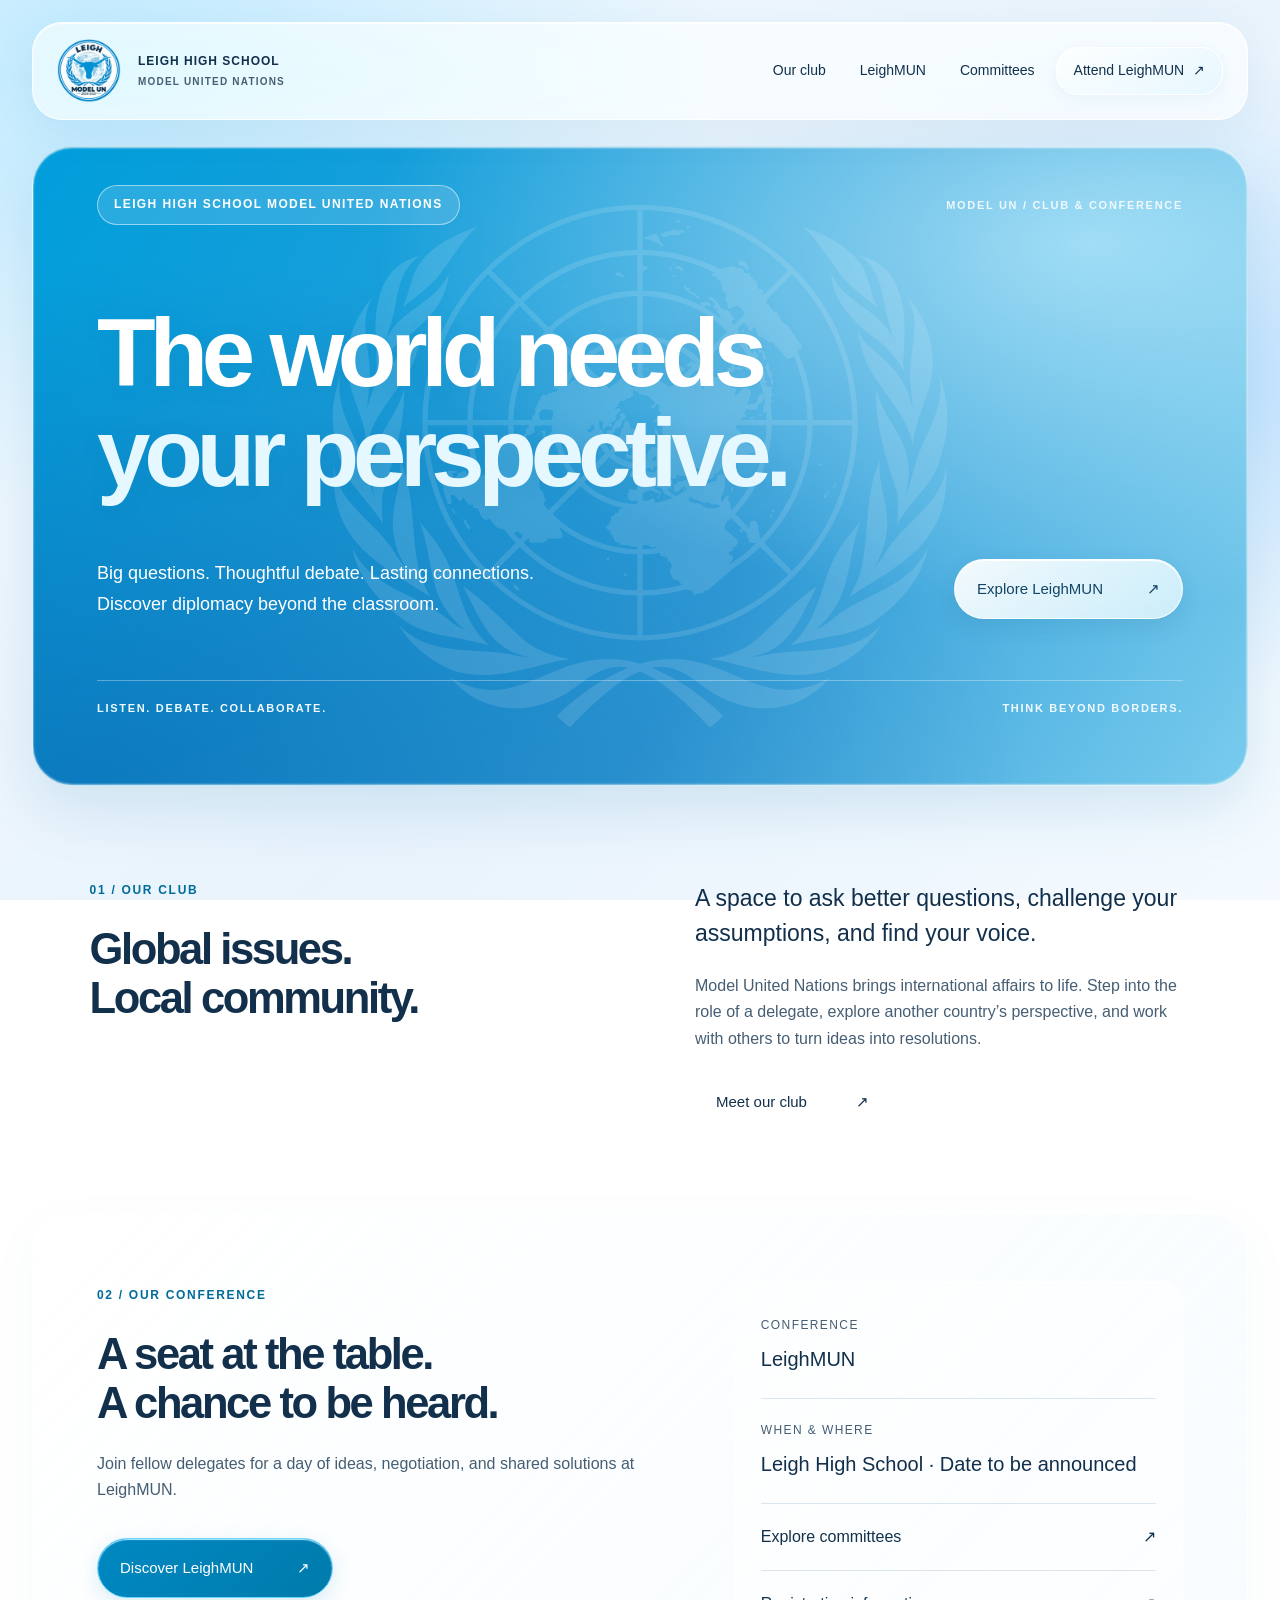
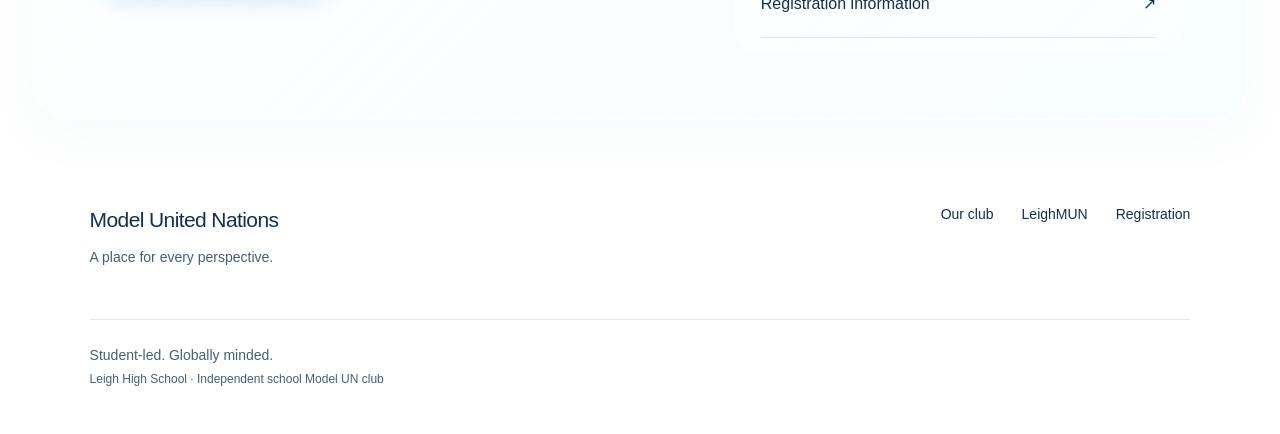
<file: index.html>
<!doctype html>
<html lang="en">
  <head>
    <meta charset="utf-8" />
    <meta name="viewport" content="width=device-width, initial-scale=1" />
    <title>Home · Leigh Model UN</title>
    <meta
      name="description"
      content="A student community for diplomacy, debate, and international affairs. Explore our Model UN club and school conference."
    />
    <link rel="icon" type="image/png" href="assets/leigh-model-un-logo.png" />
    <link rel="stylesheet" href="style.css" />
  </head>
  <body>
    <a class="skip" href="#main">Skip to content</a>
    <header>
      <a class="brand" href="index.html" aria-label="Model UN home"
        ><img
          class="club-logo"
          src="assets/leigh-model-un-logo.png"
          alt="Leigh Model UN"
          width="64"
          height="64"
        /><span>LEIGH HIGH SCHOOL<small>MODEL UNITED NATIONS</small></span></a
      ><button class="menu" aria-expanded="false" aria-controls="nav">
        More Info
      </button>
      <nav id="nav">
        <a href="club/index.html">Our club</a
        ><a href="conference/index.html">LeighMUN</a
        ><a href="committees/index.html">Committees</a
        ><a class="nav-cta" href="registration/index.html"
          >Attend LeighMUN <span>↗</span></a
        >
      </nav>
    </header>
    <main id="main">
      <section class="hero">
        <div class="hero-top">
          <span class="eyebrow">LEIGH HIGH SCHOOL MODEL UNITED NATIONS</span
          ><span class="edition">MODEL UN / CLUB & CONFERENCE</span>
        </div>
        <div class="hero-heading">
          <img
            class="hero-un-logo"
            src="assets/un-emblem.svg"
            alt=""
            aria-hidden="true"
            width="512"
            height="436"
          />
          <h1>The world needs<br /><span>your perspective.</span></h1>
        </div>
        <div class="hero-bottom">
          <p>
            Big questions. Thoughtful debate. Lasting connections.<br />Discover
            diplomacy beyond the classroom.
          </p>
          <a class="button white" href="conference/index.html"
            >Explore LeighMUN <span>↗</span></a
          >
        </div>
        <div class="hero-rule"></div>
        <div class="hero-caption">
          <span>LISTEN. DEBATE. COLLABORATE.</span
          ><span>THINK BEYOND BORDERS.</span>
        </div>
      </section>
      <section class="intro section">
        <div>
          <span class="eyebrow blue">01 / OUR CLUB</span>
          <h2>Global issues.<br />Local community.</h2>
        </div>
        <div>
          <p class="lead">
            A space to ask better questions, challenge your assumptions, and
            find your voice.
          </p>
          <p>
            Model United Nations brings international affairs to life. Step into
            the role of a delegate, explore another country’s perspective, and
            work with others to turn ideas into resolutions.
          </p>
          <a class="text-link" href="club/index.html"
            >Meet our club <span>↗</span></a
          >
        </div>
      </section>
      <section class="conference-band section">
        <div>
          <span class="eyebrow blue">02 / OUR CONFERENCE</span>
          <h2>A seat at the table.<br />A chance to be heard.</h2>
          <p>
            Join fellow delegates for a day of ideas, negotiation, and shared
            solutions at LeighMUN.
          </p>
          <a class="button blue-button" href="conference/index.html"
            >Discover LeighMUN <span>↗</span></a
          >
        </div>
        <div class="facts">
          <div><span>CONFERENCE</span><strong>LeighMUN</strong></div>
          <div>
            <span>WHEN & WHERE</span
            ><strong>Leigh High School · Date to be announced</strong>
          </div>
          <a href="committees/index.html">Explore committees <span>↗</span></a
          ><a href="registration/index.html"
            >Registration information <span>↗</span></a
          >
        </div>
      </section>
    </main>
    <footer>
      <a class="footer-brand" href="index.html"
        >Model United Nations<span>A place for every perspective.</span></a
      >
      <div>
        <a href="club/index.html">Our club</a
        ><a href="conference/index.html">LeighMUN</a
        ><a href="registration/index.html">Registration</a>
      </div>
      <p>
        Student-led. Globally minded.<br /><small
          >Leigh High School · Independent school Model UN club</small
        >
      </p>
    </footer>
    <script src="site.js"></script>
  </body>
</html>
</file>
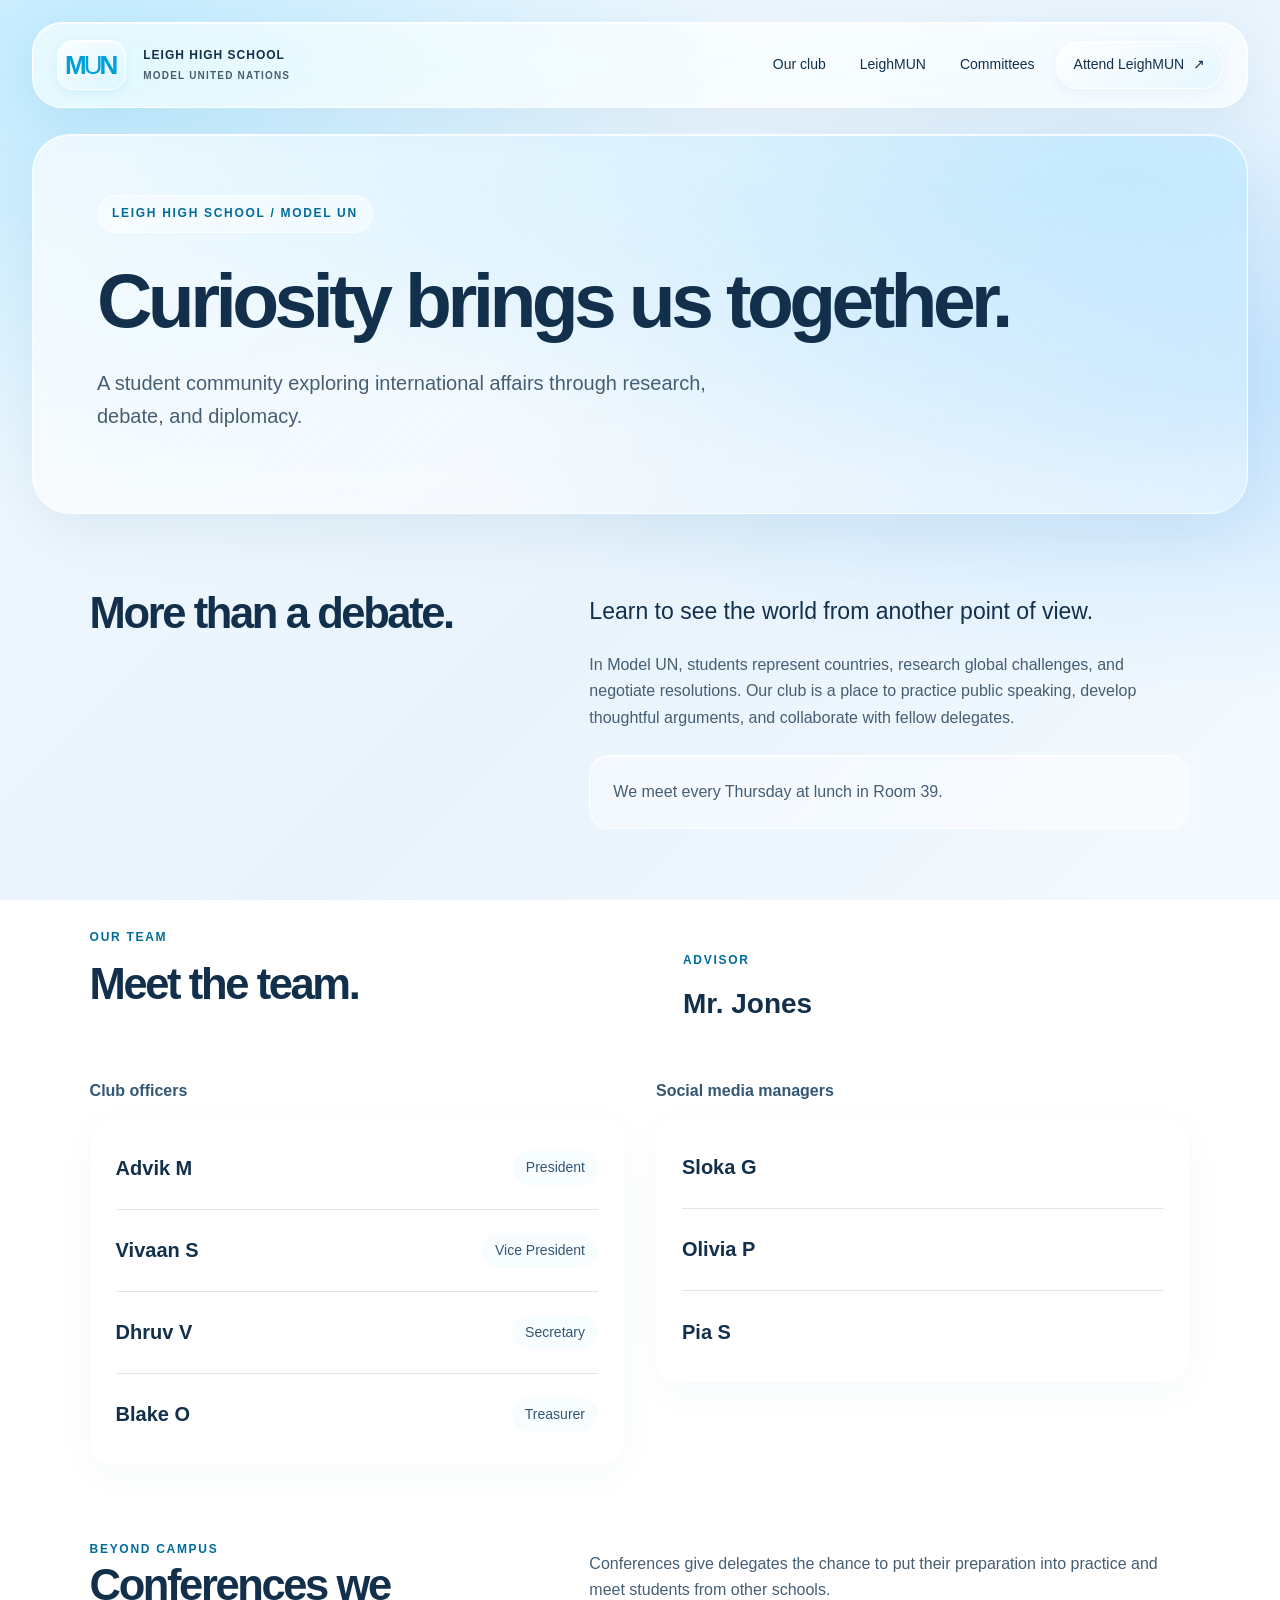
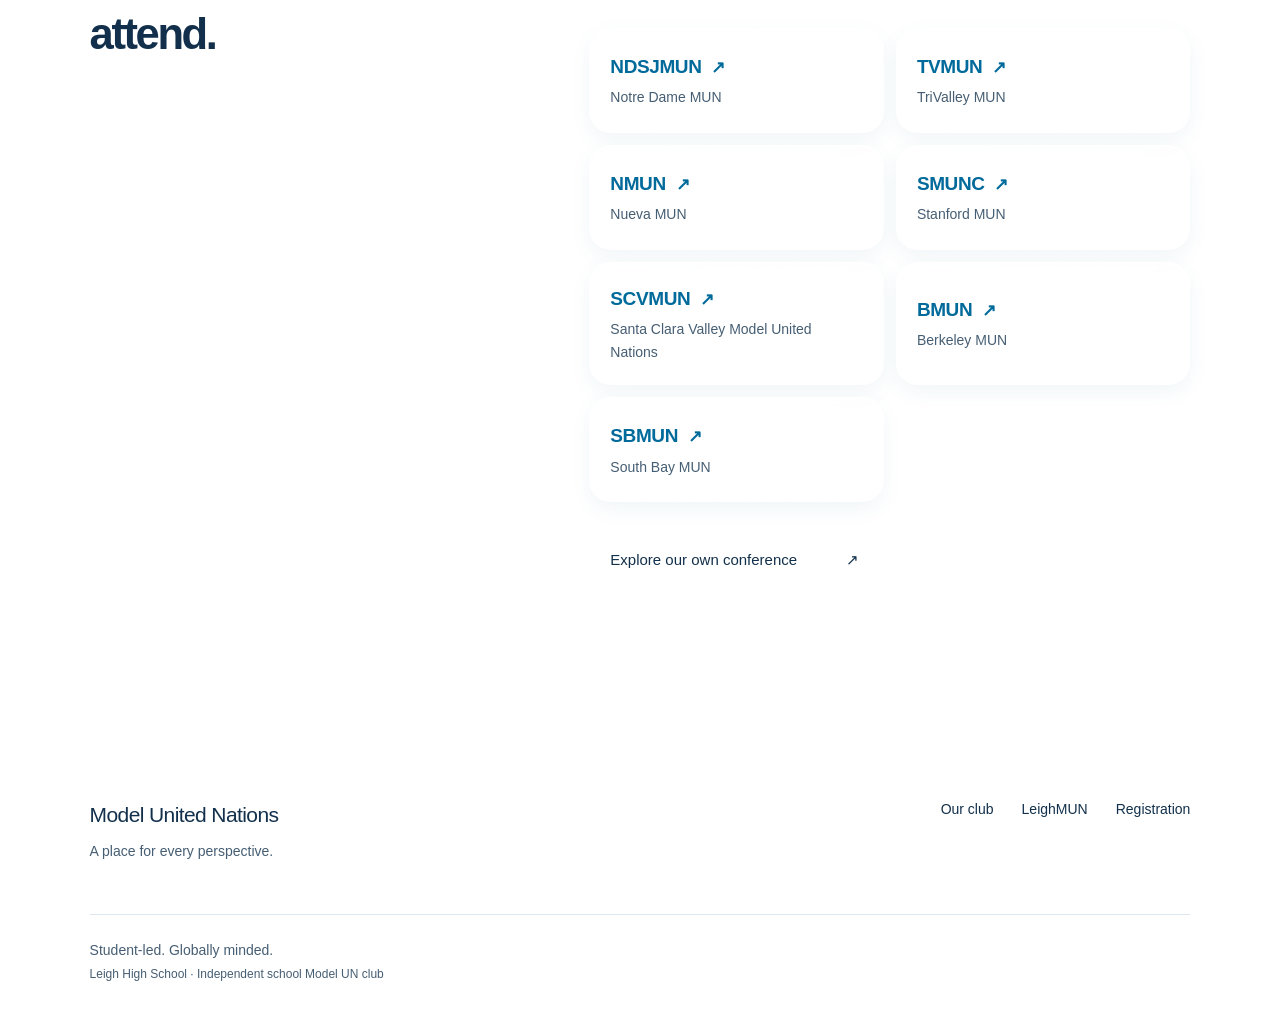
<file: club/index.html>
<!doctype html>
<html lang="en">
  <head>
    <meta charset="utf-8" />
    <meta name="viewport" content="width=device-width, initial-scale=1" />
    <title>Our club · Leigh Model UN</title>
    <meta
      name="description"
      content="A student community for diplomacy, debate, and international affairs. Explore our Model UN club and school conference."
    />
    <link
      rel="icon"
      type="image/svg+xml"
      href="data:image/svg+xml,%3Csvg xmlns='http://www.w3.org/2000/svg' viewBox='0 0 32 32'%3E%3Crect width='32' height='32' rx='6' fill='%23009edb'/%3E%3Cpath d='M7 23V9l9 9 9-9v14' fill='none' stroke='white' stroke-width='3'/%3E%3C/svg%3E"
    />
    <link rel="stylesheet" href="../style.css" />
  </head>
  <body>
    <a class="skip" href="#main">Skip to content</a>
    <header>
      <a class="brand" href="../index.html" aria-label="Model UN home"
        ><span class="mark">M<span>U</span>N</span
        ><span>LEIGH HIGH SCHOOL<small>MODEL UNITED NATIONS</small></span></a
      ><button class="menu" aria-expanded="false" aria-controls="nav">
        More Info
      </button>
      <nav id="nav">
        <a href="index.html">Our club</a
        ><a href="../conference/index.html">LeighMUN</a
        ><a href="../committees/index.html">Committees</a
        ><a class="nav-cta" href="../registration/index.html"
          >Attend LeighMUN <span>↗</span></a
        >
      </nav>
    </header>
    <main id="main">
      <section class="page-head">
        <span class="eyebrow blue">LEIGH HIGH SCHOOL / MODEL UN</span>
        <h1>Curiosity brings us together.</h1>
        <p>
          A student community exploring international affairs through research,
          debate, and diplomacy.
        </p>
      </section>
      <div class="content">
        <section class="split">
          <h2>More than a debate.</h2>
          <div>
            <p class="lead">
              Learn to see the world from another point of view.
            </p>
            <p>
              In Model UN, students represent countries, research global
              challenges, and negotiate resolutions. Our club is a place to
              practice public speaking, develop thoughtful arguments, and
              collaborate with fellow delegates.
            </p>
            <div class="notice">
              <p>We meet every Thursday at lunch in Room 39.</p>
            </div>
          </div>
        </section>
        <section class="team-section" aria-labelledby="team-title">
          <div class="team-intro">
            <span class="eyebrow blue">OUR TEAM</span>
            <h2 id="team-title">Meet the team.</h2>
          </div>
          <div class="team-advisor">
            <span class="eyebrow blue">ADVISOR</span>
            <h3>Mr. Jones</h3>
          </div>
          <div class="team-officers">
            <h3 class="team-group-label">Club officers</h3>
            <div class="list">
              <div class="row">
                <h3>Advik M</h3>
                <span class="status">President</span>
              </div>
              <div class="row">
                <h3>Vivaan S</h3>
                <span class="status">Vice President</span>
              </div>
              <div class="row">
                <h3>Dhruv V</h3>
                <span class="status">Secretary</span>
              </div>
              <div class="row">
                <h3>Blake O</h3>
                <span class="status">Treasurer</span>
              </div>
            </div>
          </div>
          <div class="team-social">
            <h3 class="team-group-label">Social media managers</h3>
            <div class="list">
              <div class="row"><h3>Sloka G</h3></div>
              <div class="row"><h3>Olivia P</h3></div>
              <div class="row"><h3>Pia S</h3></div>
            </div>
          </div>
        </section>
        <section class="split">
          <div>
            <span class="eyebrow blue">BEYOND CAMPUS</span>
            <h2>Conferences we attend.</h2>
          </div>
          <div>
            <p>
              Conferences give delegates the chance to put their preparation
              into practice and meet students from other schools.
            </p>
            <ul class="conference-list" aria-label="Conferences we attend">
              <li>
                <a
                  href="https://sites.google.com/ndsj.org/ndsj-mun/"
                  target="_blank"
                  rel="noopener noreferrer"
                  ><strong>NDSJMUN <span aria-hidden="true">↗</span></strong
                  ><span>Notre Dame MUN</span
                  ><span class="sr-only"
                    >Official website (opens in a new tab)</span
                  ></a
                >
              </li>
              <li>
                <a
                  href="https://www.trivalleymun.com/"
                  target="_blank"
                  rel="noopener noreferrer"
                  ><strong>TVMUN <span aria-hidden="true">↗</span></strong
                  ><span>TriValley MUN</span
                  ><span class="sr-only"
                    >Official website (opens in a new tab)</span
                  ></a
                >
              </li>
              <li>
                <a
                  href="https://sites.google.com/nuevaschool.org/nuevamunteam/home"
                  target="_blank"
                  rel="noopener noreferrer"
                  ><strong>NMUN <span aria-hidden="true">↗</span></strong
                  ><span>Nueva MUN</span
                  ><span class="sr-only"
                    >Official website (opens in a new tab)</span
                  ></a
                >
              </li>
              <li>
                <a
                  href="https://smunc.org/"
                  target="_blank"
                  rel="noopener noreferrer"
                  ><strong>SMUNC <span aria-hidden="true">↗</span></strong
                  ><span>Stanford MUN</span
                  ><span class="sr-only"
                    >Official website (opens in a new tab)</span
                  ></a
                >
              </li>
              <li>
                <a
                  href="https://www.scvmun.com/"
                  target="_blank"
                  rel="noopener noreferrer"
                  ><strong>SCVMUN <span aria-hidden="true">↗</span></strong
                  ><span>Santa Clara Valley Model United Nations</span
                  ><span class="sr-only"
                    >Official website (opens in a new tab)</span
                  ></a
                >
              </li>
              <li>
                <a
                  href="https://www.bmun.org/"
                  target="_blank"
                  rel="noopener noreferrer"
                  ><strong>BMUN <span aria-hidden="true">↗</span></strong
                  ><span>Berkeley MUN</span
                  ><span class="sr-only"
                    >Official website (opens in a new tab)</span
                  ></a
                >
              </li>
              <li>
                <a
                  href="https://southbaymodelun.org/"
                  target="_blank"
                  rel="noopener noreferrer"
                  ><strong>SBMUN <span aria-hidden="true">↗</span></strong
                  ><span>South Bay MUN</span
                  ><span class="sr-only"
                    >Official website (opens in a new tab)</span
                  ></a
                >
              </li>
            </ul>
            <a class="text-link" href="../conference/index.html"
              >Explore our own conference <span>↗</span></a
            >
          </div>
        </section>
      </div>
    </main>
    <footer>
      <a class="footer-brand" href="../index.html"
        >Model United Nations<span>A place for every perspective.</span></a
      >
      <div>
        <a href="index.html">Our club</a
        ><a href="../conference/index.html">LeighMUN</a
        ><a href="../registration/index.html">Registration</a>
      </div>
      <p>
        Student-led. Globally minded.<br /><small
          >Leigh High School · Independent school Model UN club</small
        >
      </p>
    </footer>
    <script src="../site.js"></script>
  </body>
</html>
</file>
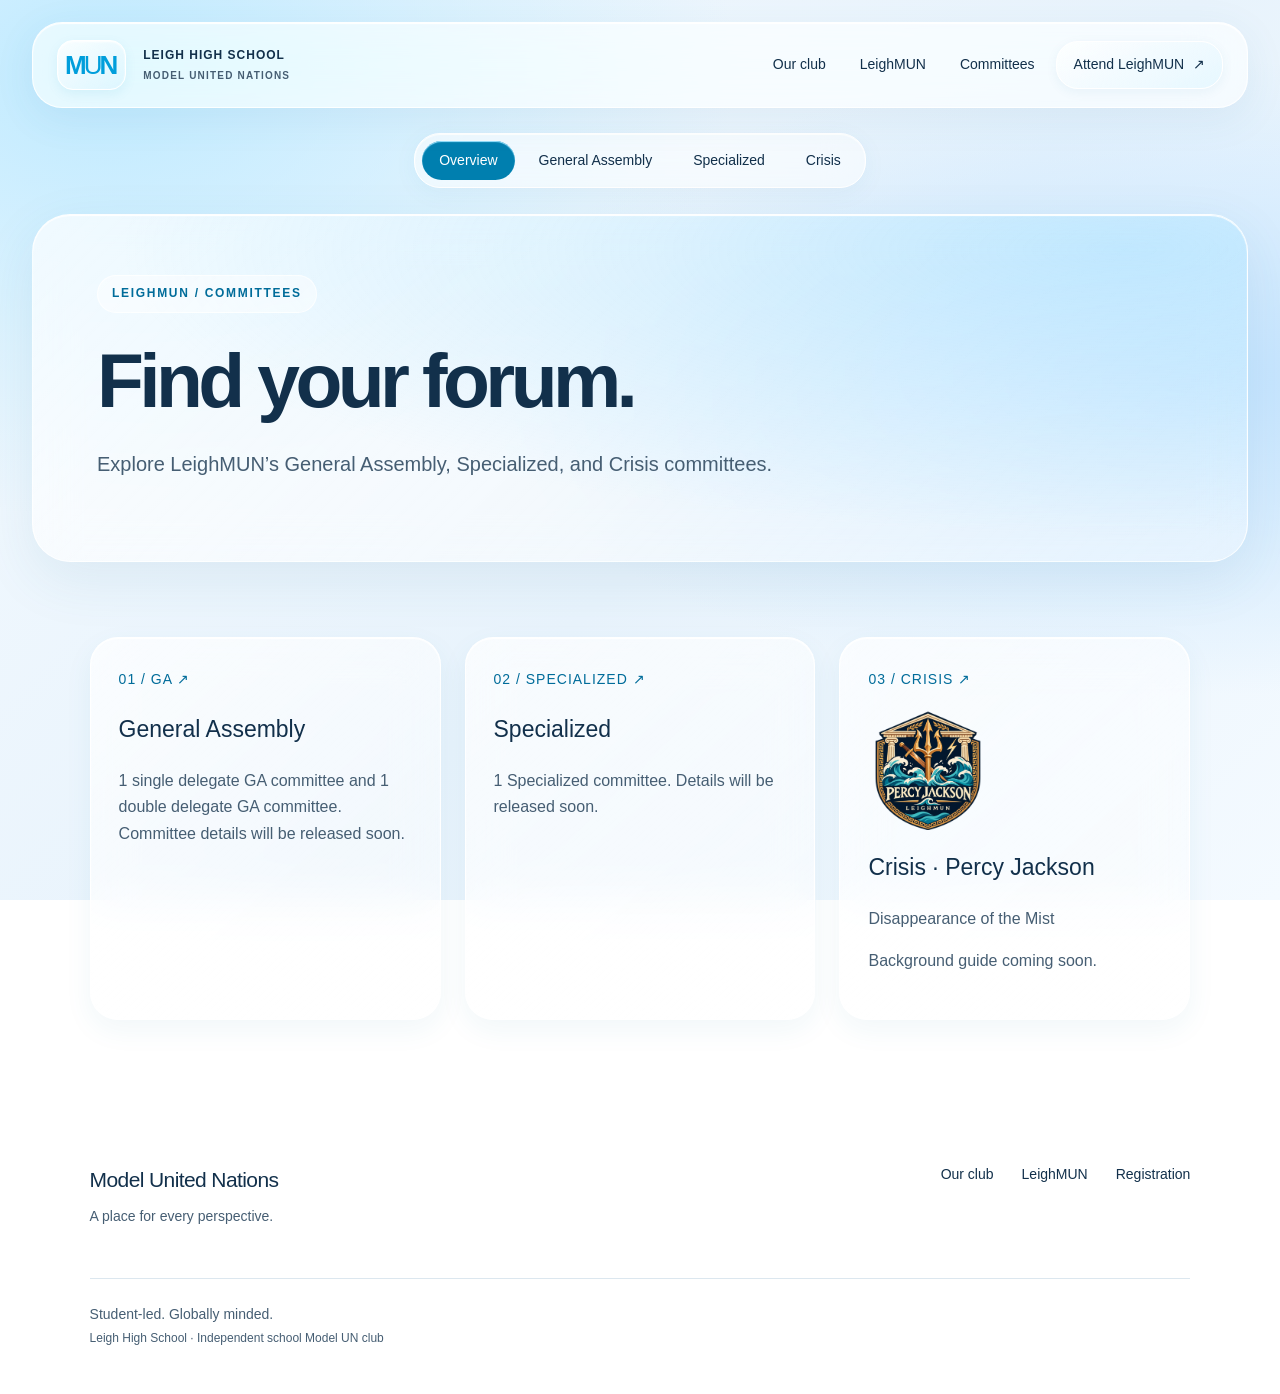
<file: committees/index.html>
<!doctype html>
<html lang="en">
  <head>
    <meta charset="utf-8" />
    <meta name="viewport" content="width=device-width, initial-scale=1" />
    <title>Committees · Leigh Model UN</title>
    <meta
      name="description"
      content="A student community for diplomacy, debate, and international affairs. Explore our Model UN club and school conference."
    />
    <link
      rel="icon"
      type="image/svg+xml"
      href="data:image/svg+xml,%3Csvg xmlns='http://www.w3.org/2000/svg' viewBox='0 0 32 32'%3E%3Crect width='32' height='32' rx='6' fill='%23009edb'/%3E%3Cpath d='M7 23V9l9 9 9-9v14' fill='none' stroke='white' stroke-width='3'/%3E%3C/svg%3E"
    />
    <link rel="stylesheet" href="../style.css" />
  </head>
  <body>
    <a class="skip" href="#main">Skip to content</a>
    <header>
      <a class="brand" href="../index.html" aria-label="Model UN home"
        ><span class="mark">M<span>U</span>N</span
        ><span>LEIGH HIGH SCHOOL<small>MODEL UNITED NATIONS</small></span></a
      ><button class="menu" aria-expanded="false" aria-controls="nav">
        More Info
      </button>
      <nav id="nav">
        <a href="../club/index.html">Our club</a
        ><a href="../conference/index.html">LeighMUN</a
        ><a href="index.html">Committees</a
        ><a class="nav-cta" href="../registration/index.html"
          >Attend LeighMUN <span>↗</span></a
        >
      </nav>
    </header>
    <main id="main">
      <nav class="subnav" aria-label="Committees pages">
        <a href="index.html" aria-current="page">Overview</a
        ><a href="ga/index.html">General Assembly</a
        ><a href="specialized/index.html">Specialized</a
        ><a href="crisis/index.html">Crisis</a>
      </nav>
      <section class="page-head">
        <span class="eyebrow blue">LEIGHMUN / COMMITTEES</span>
        <h1>Find your forum.</h1>
        <p>
          Explore LeighMUN’s General Assembly, Specialized, and Crisis
          committees.
        </p>
      </section>
      <div class="content">
        <div class="cards">
          <a class="card" href="ga/index.html"
            ><span class="number">01 / GA ↗</span>
            <h3>General Assembly</h3>
            <p>
              1 single delegate GA committee and 1 double delegate GA committee.
              Committee details will be released soon.
            </p></a
          ><a class="card" href="specialized/index.html"
            ><span class="number">02 / SPECIALIZED ↗</span>
            <h3>Specialized</h3>
            <p>1 Specialized committee. Details will be released soon.</p></a
          ><a class="card" href="crisis/index.html"
            ><span class="number">03 / CRISIS ↗</span>
            <img
              class="crisis-card-emblem"
              src="../assets/percy-jackson-logo.png"
              alt="Percy Jackson · LeighMUN emblem"
              width="120"
              height="120"
            />
            <h3>Crisis · Percy Jackson</h3>
            <p>Disappearance of the Mist</p>
            <p>Background guide coming soon.</p></a
          >
        </div>
      </div>
    </main>
    <footer>
      <a class="footer-brand" href="../index.html"
        >Model United Nations<span>A place for every perspective.</span></a
      >
      <div>
        <a href="../club/index.html">Our club</a
        ><a href="../conference/index.html">LeighMUN</a
        ><a href="../registration/index.html">Registration</a>
      </div>
      <p>
        Student-led. Globally minded.<br /><small
          >Leigh High School · Independent school Model UN club</small
        >
      </p>
    </footer>
    <script src="../site.js"></script>
  </body>
</html>
</file>
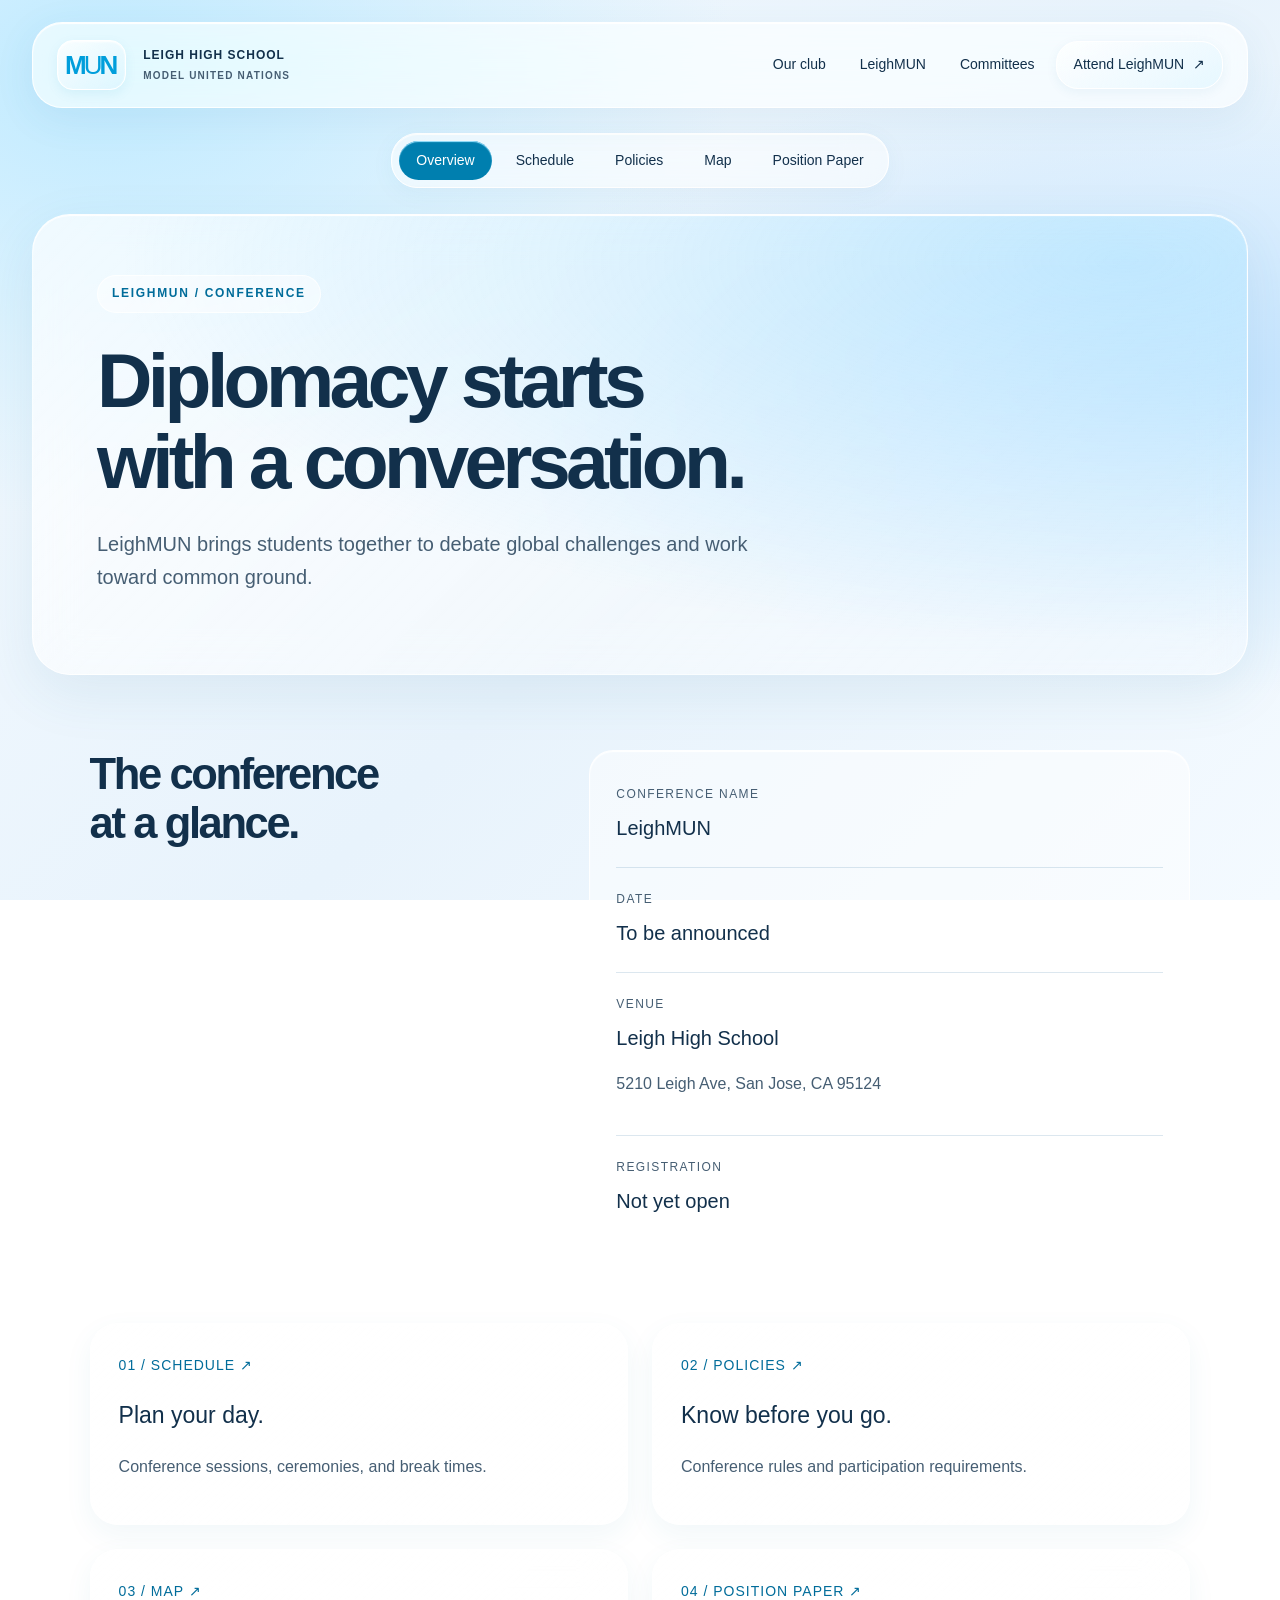
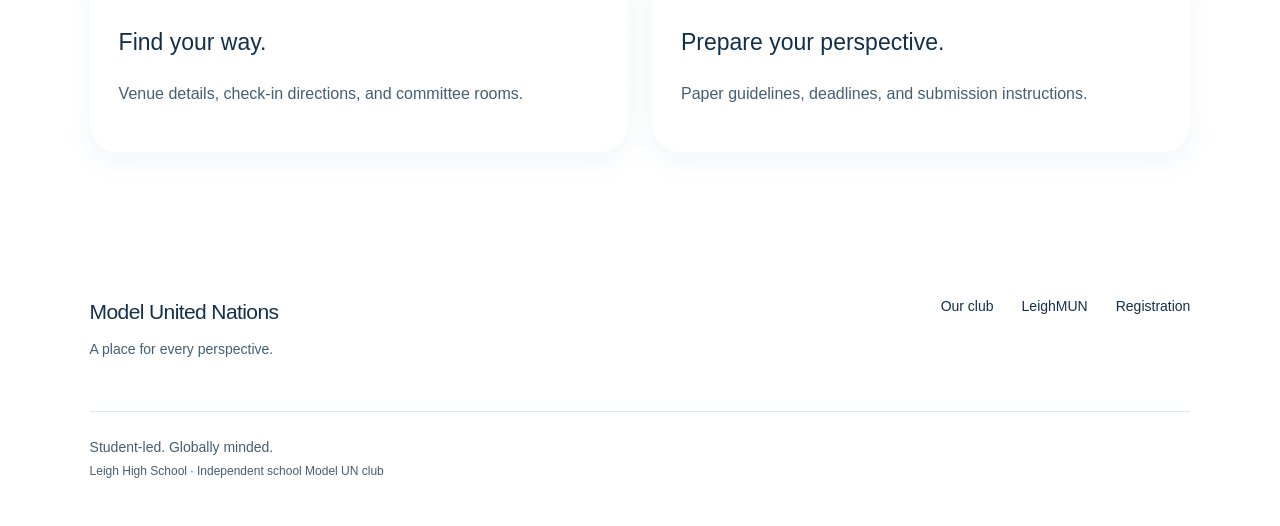
<file: conference/index.html>
<!doctype html>
<html lang="en">
  <head>
    <meta charset="utf-8" />
    <meta name="viewport" content="width=device-width, initial-scale=1" />
    <title>LeighMUN · Leigh Model UN</title>
    <meta
      name="description"
      content="A student community for diplomacy, debate, and international affairs. Explore our Model UN club and school conference."
    />
    <link
      rel="icon"
      type="image/svg+xml"
      href="data:image/svg+xml,%3Csvg xmlns='http://www.w3.org/2000/svg' viewBox='0 0 32 32'%3E%3Crect width='32' height='32' rx='6' fill='%23009edb'/%3E%3Cpath d='M7 23V9l9 9 9-9v14' fill='none' stroke='white' stroke-width='3'/%3E%3C/svg%3E"
    />
    <link rel="stylesheet" href="../style.css" />
  </head>
  <body>
    <a class="skip" href="#main">Skip to content</a>
    <header>
      <a class="brand" href="../index.html" aria-label="Model UN home"
        ><span class="mark">M<span>U</span>N</span
        ><span>LEIGH HIGH SCHOOL<small>MODEL UNITED NATIONS</small></span></a
      ><button class="menu" aria-expanded="false" aria-controls="nav">
        More Info
      </button>
      <nav id="nav">
        <a href="../club/index.html">Our club</a
        ><a href="index.html">LeighMUN</a
        ><a href="../committees/index.html">Committees</a
        ><a class="nav-cta" href="../registration/index.html"
          >Attend LeighMUN <span>↗</span></a
        >
      </nav>
    </header>
    <main id="main">
      <nav class="subnav" aria-label="Conference pages">
        <a href="index.html" aria-current="page">Overview</a
        ><a href="schedule/index.html">Schedule</a
        ><a href="policies/index.html">Policies</a
        ><a href="map/index.html">Map</a
        ><a href="position-paper/index.html">Position Paper</a>
      </nav>
      <section class="page-head">
        <span class="eyebrow blue">LEIGHMUN / CONFERENCE</span>
        <h1>Diplomacy starts<br />with a conversation.</h1>
        <p>
          LeighMUN brings students together to debate global challenges and work
          toward common ground.
        </p>
      </section>
      <div class="content">
        <section class="split">
          <h2>The conference<br />at a glance.</h2>
          <div class="facts">
            <div><span>CONFERENCE NAME</span><strong>LeighMUN</strong></div>
            <div><span>DATE</span><strong>To be announced</strong></div>
            <div>
              <span>VENUE</span><strong>Leigh High School</strong>
              <p>5210 Leigh Ave, San Jose, CA 95124</p>
            </div>
            <div><span>REGISTRATION</span><strong>Not yet open</strong></div>
          </div>
        </section>
        <div class="cards conference-cards">
          <a class="card" href="schedule/index.html"
            ><span class="number">01 / SCHEDULE ↗</span>
            <h3>Plan your day.</h3>
            <p>Conference sessions, ceremonies, and break times.</p></a
          ><a class="card" href="policies/index.html"
            ><span class="number">02 / POLICIES ↗</span>
            <h3>Know before you go.</h3>
            <p>Conference rules and participation requirements.</p></a
          ><a class="card" href="map/index.html"
            ><span class="number">03 / MAP ↗</span>
            <h3>Find your way.</h3>
            <p>Venue details, check-in directions, and committee rooms.</p></a
          ><a class="card" href="position-paper/index.html"
            ><span class="number">04 / POSITION PAPER ↗</span>
            <h3>Prepare your perspective.</h3>
            <p>Paper guidelines, deadlines, and submission instructions.</p></a
          >
        </div>
      </div>
    </main>
    <footer>
      <a class="footer-brand" href="../index.html"
        >Model United Nations<span>A place for every perspective.</span></a
      >
      <div>
        <a href="../club/index.html">Our club</a
        ><a href="index.html">LeighMUN</a
        ><a href="../registration/index.html">Registration</a>
      </div>
      <p>
        Student-led. Globally minded.<br /><small
          >Leigh High School · Independent school Model UN club</small
        >
      </p>
    </footer>
    <script src="../site.js"></script>
  </body>
</html>
</file>
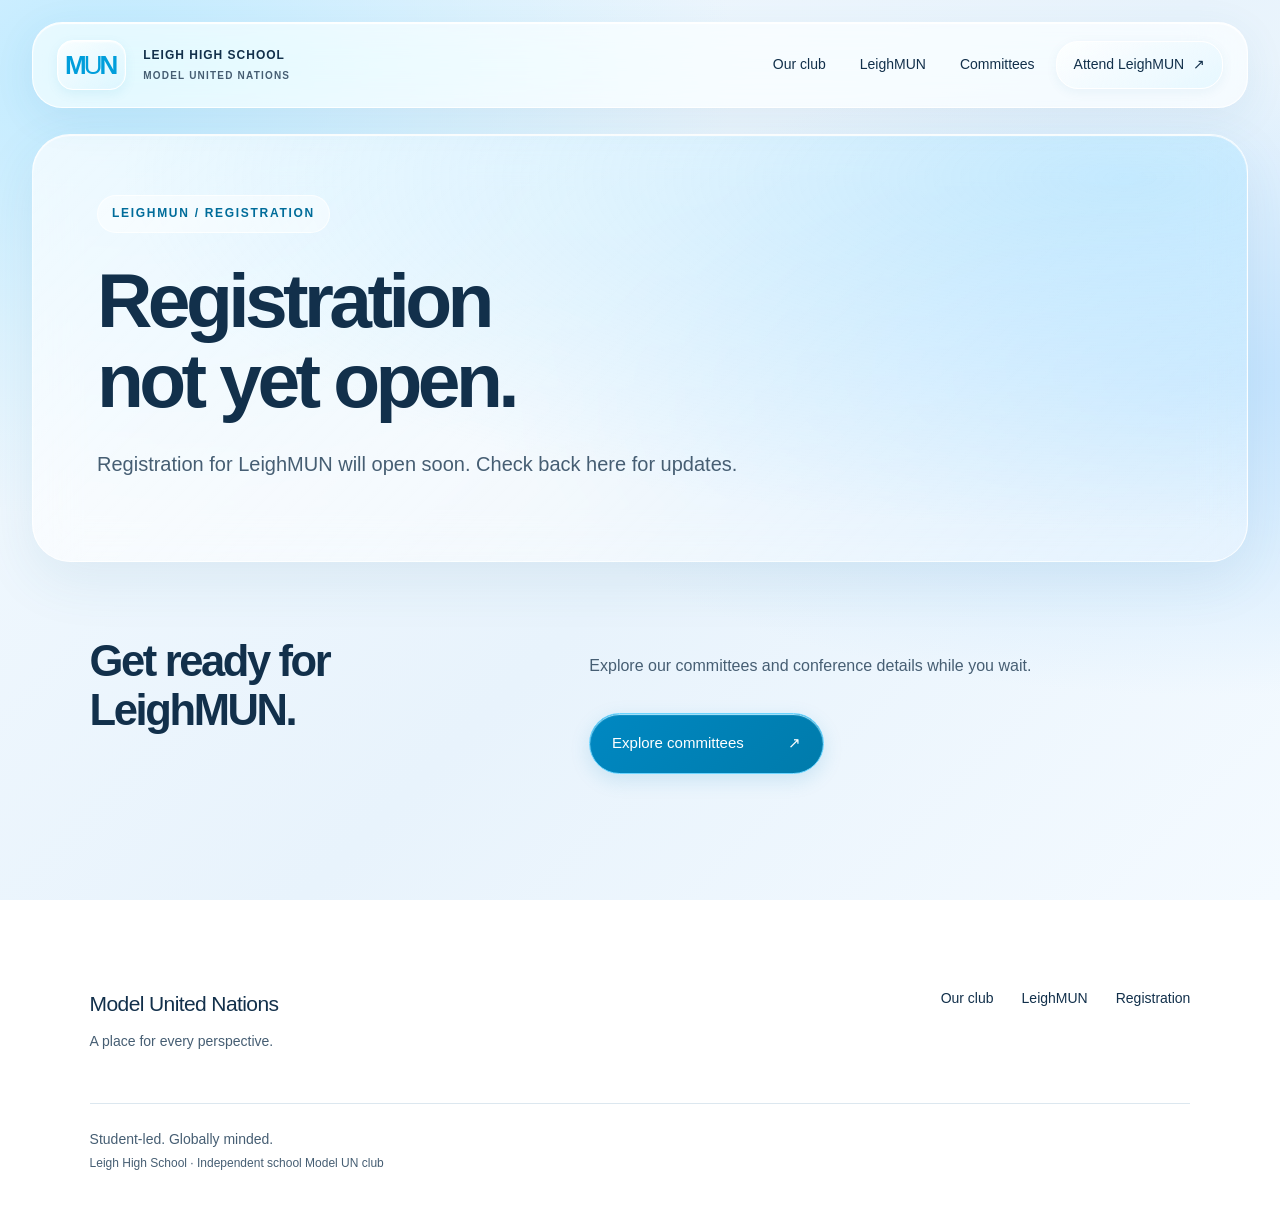
<file: registration/index.html>
<!doctype html>
<html lang="en">
  <head>
    <meta charset="utf-8" />
    <meta name="viewport" content="width=device-width, initial-scale=1" />
    <title>Registration · Leigh Model UN</title>
    <meta
      name="description"
      content="A student community for diplomacy, debate, and international affairs. Explore our Model UN club and school conference."
    />
    <link
      rel="icon"
      type="image/svg+xml"
      href="data:image/svg+xml,%3Csvg xmlns='http://www.w3.org/2000/svg' viewBox='0 0 32 32'%3E%3Crect width='32' height='32' rx='6' fill='%23009edb'/%3E%3Cpath d='M7 23V9l9 9 9-9v14' fill='none' stroke='white' stroke-width='3'/%3E%3C/svg%3E"
    />
    <link rel="stylesheet" href="../style.css" />
  </head>
  <body>
    <a class="skip" href="#main">Skip to content</a>
    <header>
      <a class="brand" href="../index.html" aria-label="Model UN home"
        ><span class="mark">M<span>U</span>N</span
        ><span>LEIGH HIGH SCHOOL<small>MODEL UNITED NATIONS</small></span></a
      ><button class="menu" aria-expanded="false" aria-controls="nav">
        More Info
      </button>
      <nav id="nav">
        <a href="../club/index.html">Our club</a
        ><a href="../conference/index.html">LeighMUN</a
        ><a href="../committees/index.html">Committees</a
        ><a class="nav-cta" href="index.html">Attend LeighMUN <span>↗</span></a>
      </nav>
    </header>
    <main id="main">
      <section class="page-head registration-heading">
        <span class="eyebrow blue">LEIGHMUN / REGISTRATION</span>
        <h1>Registration<br />not yet open.</h1>
        <p>
          Registration for LeighMUN will open soon. Check back here for updates.
        </p>
      </section>
      <div class="content">
        <section class="split">
          <h2>Get ready for LeighMUN.</h2>
          <div>
            <p>Explore our committees and conference details while you wait.</p>
            <a class="button blue-button" href="../committees/index.html"
              >Explore committees <span aria-hidden="true">↗</span></a
            >
          </div>
        </section>
      </div>
    </main>
    <!-- Saved registration page: template contents are inert and cannot submit.
         To reopen, replace the main above with this template's main, remove the
         template wrapper, and restore the registration.js script after site.js. -->
    <template id="saved-registration-page">
      <main id="main">
        <section class="page-head registration-heading">
          <span class="eyebrow blue">LEIGHMUN / REGISTRATION</span>
          <h1>A seat for your<br />perspective.</h1>
          <p>
            Join the conversation. Register your school delegation or attend as
            an individual.
          </p>
        </section>
        <div class="content glass-registration">
          <aside class="registration-aside">
            <span class="eyebrow blue">YOUR LEIGHMUN EXPERIENCE</span>
            <h2>Big ideas.<br />New connections.</h2>
            <p>
              Choose how you’re attending, then share your details and committee
              preferences.
            </p>
            <div class="format-note">
              <strong>FAO</strong><span>Single delegate</span>
            </div>
            <div class="format-note">
              <strong>DISEC</strong><span>Double delegate</span>
            </div>
            <p class="reg-fine">
              Committee preferences are requests, not confirmed assignments.
            </p>
          </aside>
          <form
            class="registration-card"
            id="registration"
            action="https://docs.google.com/forms/d/e/1FAIpQLSdcTVmWQMVpcsp8ZtzqCKEionqkIbGUCpbhAFYMecA9BhWUJg/formResponse"
            method="post"
            target="_blank"
            rel="noopener"
          >
            <input
              type="hidden"
              name="pageHistory"
              id="page-history"
              value="0,1"
            /><input type="hidden" name="fvv" value="1" />
            <fieldset class="type-choice">
              <legend>How are you attending?</legend>
              <div class="type-options">
                <label
                  ><input
                    type="radio"
                    name="entry.490011390"
                    value="Delegation"
                    checked
                    required
                  /><span
                    >Delegation<small>Register a group</small></span
                  ></label
                ><label
                  ><input
                    type="radio"
                    name="entry.490011390"
                    value="Individual"
                    required
                  /><span
                    >Individual<small>Register yourself</small></span
                  ></label
                >
              </div>
            </fieldset>
            <fieldset id="delegation-fields">
              <legend>Delegation details</legend>
              <div class="reg-grid">
                <label class="reg-field" for="f471195606"
                  ><span>Delegation name</span
                  ><input
                    id="f471195606"
                    name="entry.471195606"
                    type="text"
                    required
                    autocomplete="organization" /></label
                ><label class="reg-field" for="f82785668"
                  ><span>Head delegate name</span
                  ><input
                    id="f82785668"
                    name="entry.82785668"
                    type="text"
                    required
                    autocomplete="name" /></label
                ><label class="reg-field" for="f415593858"
                  ><span>Head delegate email</span
                  ><input
                    id="f415593858"
                    name="entry.415593858"
                    type="email"
                    required
                    autocomplete="email" /></label
                ><label class="reg-field" for="f1463729110"
                  ><span>Advisor name</span
                  ><input
                    id="f1463729110"
                    name="entry.1463729110"
                    type="text"
                    required /></label
                ><label class="reg-field" for="f1899880103"
                  ><span>Advisor email</span
                  ><input
                    id="f1899880103"
                    name="entry.1899880103"
                    type="email"
                    required /></label
                ><label class="reg-field" for="f1125661580"
                  ><span>Total students attending</span
                  ><input
                    id="f1125661580"
                    name="entry.1125661580"
                    type="number"
                    required
                    min="1"
                    step="1"
                    inputmode="numeric"
                /></label>
              </div>
              <h3 class="reg-subheading">Committee requests</h3>
              <p class="reg-help">
                Enter the number of students in each category. Count both
                students in a DISEC pair: 3 pairs = 6 students.
              </p>
              <div class="reg-grid">
                <label class="reg-field" for="f1637368615"
                  ><span>FAO · GA single delegates</span
                  ><input
                    id="f1637368615"
                    name="entry.1637368615"
                    type="number"
                    required
                    min="0"
                    step="1"
                    value="0"
                    inputmode="numeric"
                    data-count /></label
                ><label class="reg-field" for="f19697142"
                  ><span>DISEC · GA double delegates</span
                  ><input
                    id="f19697142"
                    name="entry.19697142"
                    type="number"
                    required
                    min="0"
                    step="2"
                    value="0"
                    inputmode="numeric"
                    data-count /></label
                ><label class="reg-field" for="f923672127"
                  ><span>Specialized delegates</span
                  ><input
                    id="f923672127"
                    name="entry.923672127"
                    type="number"
                    required
                    min="0"
                    step="1"
                    value="0"
                    inputmode="numeric"
                    data-count /></label
                ><label class="reg-field" for="f241234460"
                  ><span>Crisis delegates</span
                  ><input
                    id="f241234460"
                    name="entry.241234460"
                    type="number"
                    required
                    min="0"
                    step="1"
                    value="0"
                    inputmode="numeric"
                    data-count
                /></label>
              </div>
              <p class="count-total" id="count-total" aria-live="polite">
                0 students allocated
              </p>
            </fieldset>
            <fieldset id="individual-fields" hidden disabled>
              <legend>Your details</legend>
              <div class="reg-grid">
                <label class="reg-field" for="f1882673903"
                  ><span>Delegation name</span
                  ><input
                    id="f1882673903"
                    name="entry.1882673903"
                    type="text"
                    required /></label
                ><label class="reg-field" for="f640246051"
                  ><span>Email</span
                  ><input
                    id="f640246051"
                    name="entry.640246051"
                    type="email"
                    required
                    autocomplete="email"
                /></label>
              </div>
              <h3 class="reg-subheading">Committee preference</h3>
              <div class="preference-grid">
                <label class="preference"
                  ><input
                    type="radio"
                    name="entry.231546232"
                    value="FAO — GA single delegate"
                    required
                  /><span
                    ><strong>FAO</strong
                    ><small>General Assembly · Single delegate</small></span
                  ></label
                ><label class="preference"
                  ><input
                    type="radio"
                    name="entry.231546232"
                    value="DISEC — GA double delegate"
                    required
                  /><span
                    ><strong>DISEC</strong
                    ><small>General Assembly · Double delegate</small></span
                  ></label
                ><label class="preference"
                  ><input
                    type="radio"
                    name="entry.231546232"
                    value="Specialized"
                    required
                  /><span
                    ><strong>Specialized</strong
                    ><small>Focused debate</small></span
                  ></label
                ><label class="preference"
                  ><input
                    type="radio"
                    name="entry.231546232"
                    value="Crisis"
                    required
                  /><span
                    ><strong>Crisis</strong
                    ><small>Evolving scenarios</small></span
                  ></label
                >
              </div>
            </fieldset>
            <div class="registration-bottom">
              <p class="reg-fine">
                Your details go to the LeighMUN organizing team. Submission
                opens Google’s confirmation page in a new tab; keep this page
                open until your registration is confirmed.
              </p>
              <button class="button blue-button" type="submit">
                Submit registration <span aria-hidden="true">↗</span>
              </button>
              <p id="registration-status" role="status"></p>
              <a
                class="registration-fallback"
                href="https://docs.google.com/forms/d/e/1FAIpQLSdcTVmWQMVpcsp8ZtzqCKEionqkIbGUCpbhAFYMecA9BhWUJg/viewform"
                target="_blank"
                rel="noopener"
                >Having trouble? Open the Google Form</a
              >
            </div>
          </form>
        </div>
      </main>
    </template>
    <footer>
      <a class="footer-brand" href="../index.html"
        >Model United Nations<span>A place for every perspective.</span></a
      >
      <div>
        <a href="../club/index.html">Our club</a
        ><a href="../conference/index.html">LeighMUN</a
        ><a href="index.html">Registration</a>
      </div>
      <p>
        Student-led. Globally minded.<br /><small
          >Leigh High School · Independent school Model UN club</small
        >
      </p>
    </footer>
    <script src="../site.js"></script>
  </body>
</html>
</file>
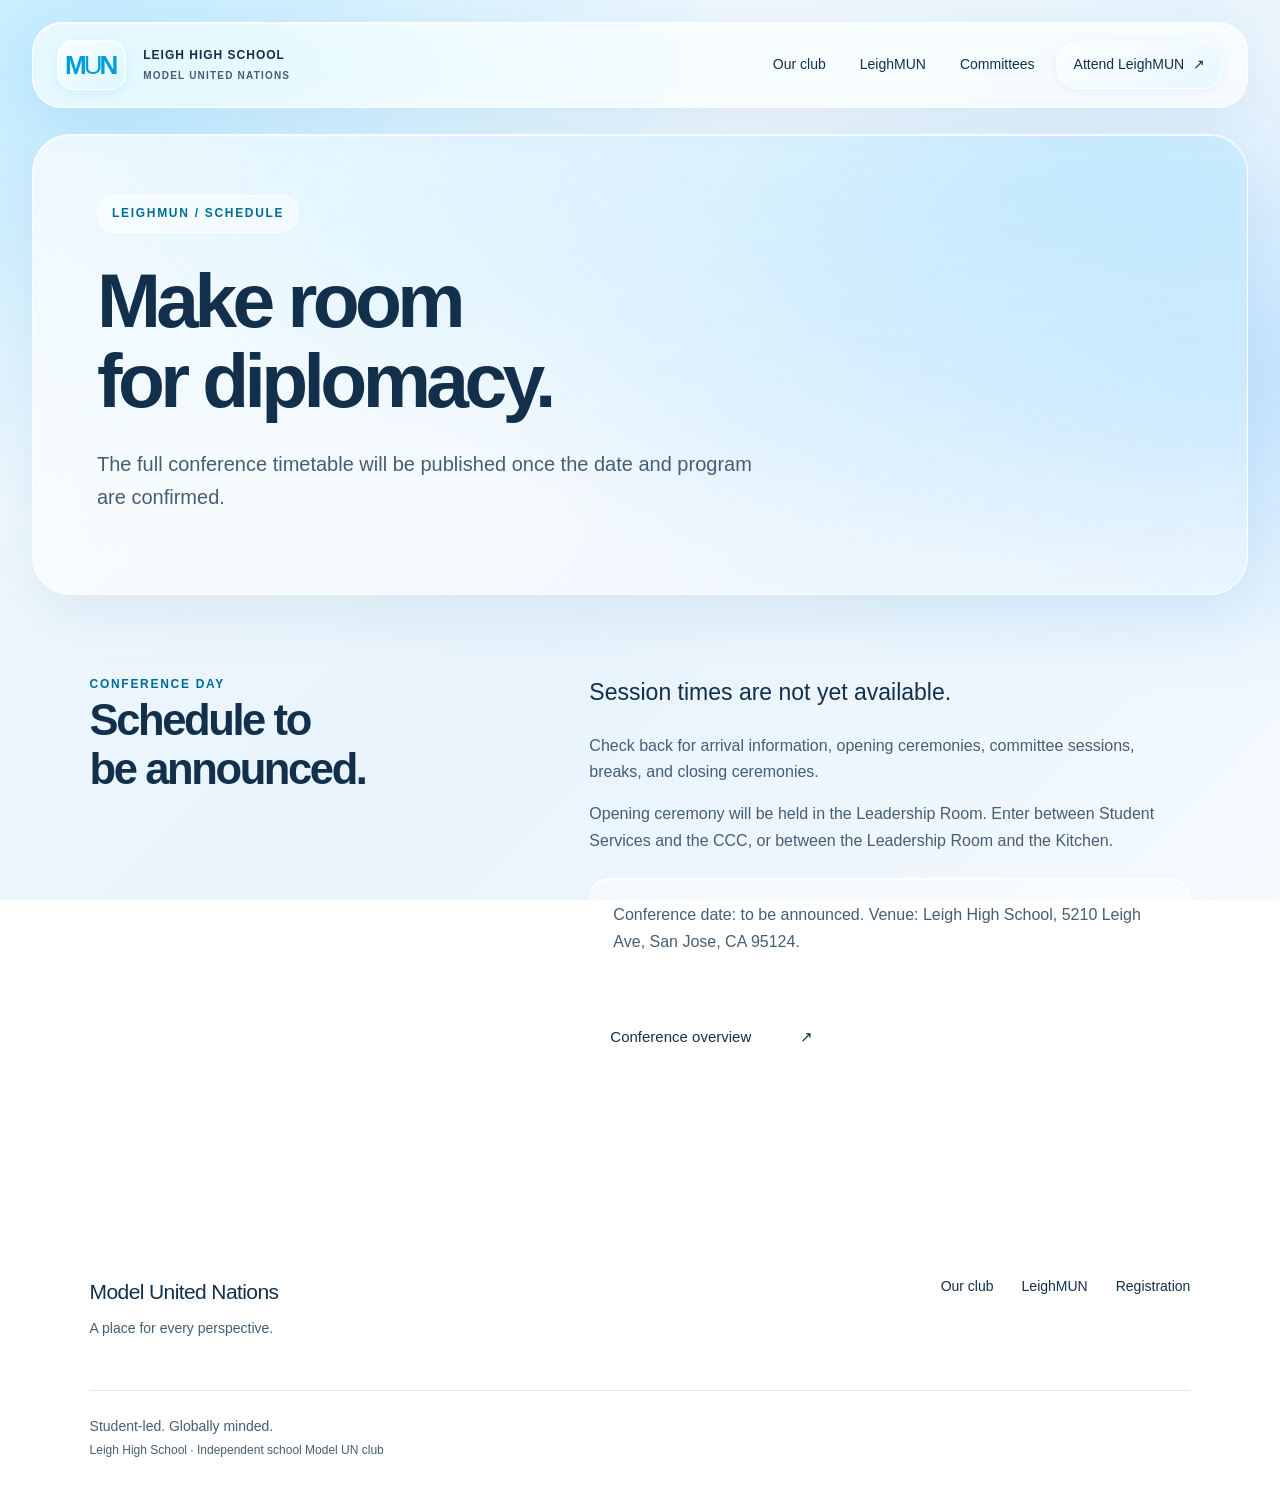
<file: schedule/index.html>
<!doctype html>
<html lang="en">
  <head>
    <meta charset="utf-8" />
    <meta name="viewport" content="width=device-width, initial-scale=1" />
    <title>Schedule · Leigh Model UN</title>
    <meta
      name="description"
      content="A student community for diplomacy, debate, and international affairs. Explore our Model UN club and school conference."
    />
    <link
      rel="icon"
      type="image/svg+xml"
      href="data:image/svg+xml,%3Csvg xmlns='http://www.w3.org/2000/svg' viewBox='0 0 32 32'%3E%3Crect width='32' height='32' rx='6' fill='%23009edb'/%3E%3Cpath d='M7 23V9l9 9 9-9v14' fill='none' stroke='white' stroke-width='3'/%3E%3C/svg%3E"
    />
    <link rel="stylesheet" href="../style.css" />
  </head>
  <body>
    <a class="skip" href="#main">Skip to content</a>
    <header>
      <a class="brand" href="../index.html" aria-label="Model UN home"
        ><span class="mark">M<span>U</span>N</span
        ><span>LEIGH HIGH SCHOOL<small>MODEL UNITED NATIONS</small></span></a
      ><button class="menu" aria-expanded="false" aria-controls="nav">
        More Info
      </button>
      <nav id="nav">
        <a href="../club/index.html">Our club</a
        ><a href="../conference/index.html">LeighMUN</a
        ><a href="../committees/index.html">Committees</a
        ><a class="nav-cta" href="../registration/index.html"
          >Attend LeighMUN <span>↗</span></a
        >
      </nav>
    </header>
    <main id="main">
      <section class="page-head">
        <span class="eyebrow blue">LEIGHMUN / SCHEDULE</span>
        <h1>Make room<br />for diplomacy.</h1>
        <p>
          The full conference timetable will be published once the date and
          program are confirmed.
        </p>
      </section>
      <div class="content">
        <section class="split">
          <div>
            <span class="eyebrow blue">CONFERENCE DAY</span>
            <h2>Schedule to<br />be announced.</h2>
          </div>
          <div>
            <p class="lead">Session times are not yet available.</p>
            <p>
              Check back for arrival information, opening ceremonies, committee
              sessions, breaks, and closing ceremonies.
            </p>
            <p>
              Opening ceremony will be held in the Leadership Room. Enter
              between Student Services and the CCC, or between the Leadership
              Room and the Kitchen.
            </p>
            <div class="notice">
              <p>
                Conference date: to be announced. Venue: Leigh High School, 5210
                Leigh Ave, San Jose, CA 95124.
              </p>
            </div>
            <a class="text-link" href="../conference/index.html"
              >Conference overview <span>↗</span></a
            >
          </div>
        </section>
      </div>
    </main>
    <footer>
      <a class="footer-brand" href="../index.html"
        >Model United Nations<span>A place for every perspective.</span></a
      >
      <div>
        <a href="../club/index.html">Our club</a
        ><a href="../conference/index.html">LeighMUN</a
        ><a href="../registration/index.html">Registration</a>
      </div>
      <p>
        Student-led. Globally minded.<br /><small
          >Leigh High School · Independent school Model UN club</small
        >
      </p>
    </footer>
    <script src="../site.js"></script>
  </body>
</html>
</file>
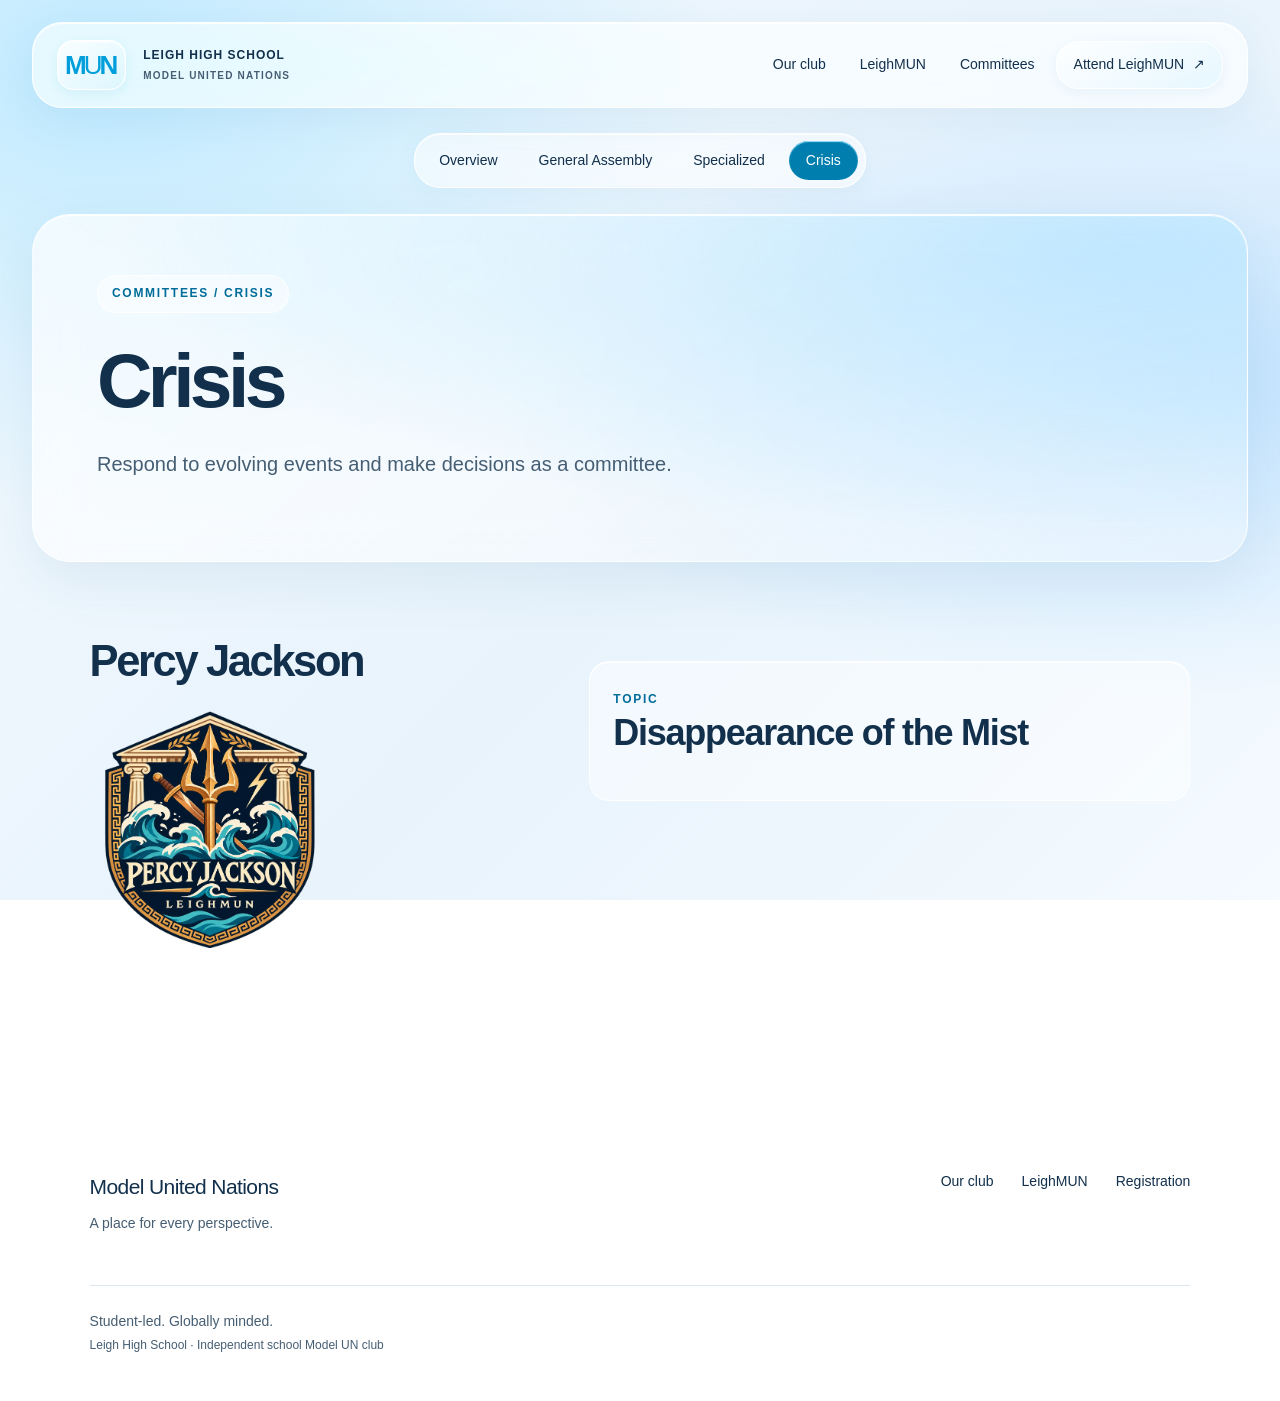
<file: committees/crisis/index.html>
<!doctype html>
<html lang="en">
  <head>
    <meta charset="utf-8" />
    <meta name="viewport" content="width=device-width, initial-scale=1" />
    <title>Crisis · Leigh Model UN</title>
    <meta
      name="description"
      content="A student community for diplomacy, debate, and international affairs. Explore our Model UN club and school conference."
    />
    <link
      rel="icon"
      type="image/svg+xml"
      href="data:image/svg+xml,%3Csvg xmlns='http://www.w3.org/2000/svg' viewBox='0 0 32 32'%3E%3Crect width='32' height='32' rx='6' fill='%23009edb'/%3E%3Cpath d='M7 23V9l9 9 9-9v14' fill='none' stroke='white' stroke-width='3'/%3E%3C/svg%3E"
    />
    <link rel="stylesheet" href="../../style.css" />
  </head>
  <body>
    <a class="skip" href="#main">Skip to content</a>
    <header>
      <a class="brand" href="../../index.html" aria-label="Model UN home"
        ><span class="mark">M<span>U</span>N</span
        ><span>LEIGH HIGH SCHOOL<small>MODEL UNITED NATIONS</small></span></a
      ><button class="menu" aria-expanded="false" aria-controls="nav">
        More Info
      </button>
      <nav id="nav">
        <a href="../../club/index.html">Our club</a
        ><a href="../../conference/index.html">LeighMUN</a
        ><a href="../index.html">Committees</a
        ><a class="nav-cta" href="../../registration/index.html"
          >Attend LeighMUN <span>↗</span></a
        >
      </nav>
    </header>
    <main id="main">
      <nav class="subnav" aria-label="Committees pages">
        <a href="../index.html">Overview</a
        ><a href="../ga/index.html">General Assembly</a
        ><a href="../specialized/index.html">Specialized</a
        ><a href="index.html" aria-current="page">Crisis</a>
      </nav>
      <section class="page-head">
        <span class="eyebrow blue">COMMITTEES / CRISIS</span>
        <h1>Crisis</h1>
        <p>Respond to evolving events and make decisions as a committee.</p>
      </section>
      <div class="content">
        <section class="split">
          <div>
            <h2>Percy Jackson</h2>
            <img
              class="crisis-emblem"
              src="../../assets/percy-jackson-logo.png"
              alt="Percy Jackson · LeighMUN emblem"
              width="240"
              height="240"
            />
          </div>
          <div>
            <div class="notice">
              <span class="eyebrow blue">TOPIC</span>
              <h3 class="committee-topic">Disappearance of the Mist</h3>
            </div>
          </div>
        </section>
      </div>
    </main>
    <footer>
      <a class="footer-brand" href="../../index.html"
        >Model United Nations<span>A place for every perspective.</span></a
      >
      <div>
        <a href="../../club/index.html">Our club</a
        ><a href="../../conference/index.html">LeighMUN</a
        ><a href="../../registration/index.html">Registration</a>
      </div>
      <p>
        Student-led. Globally minded.<br /><small
          >Leigh High School · Independent school Model UN club</small
        >
      </p>
    </footer>
    <script src="../../site.js"></script>
  </body>
</html>
</file>
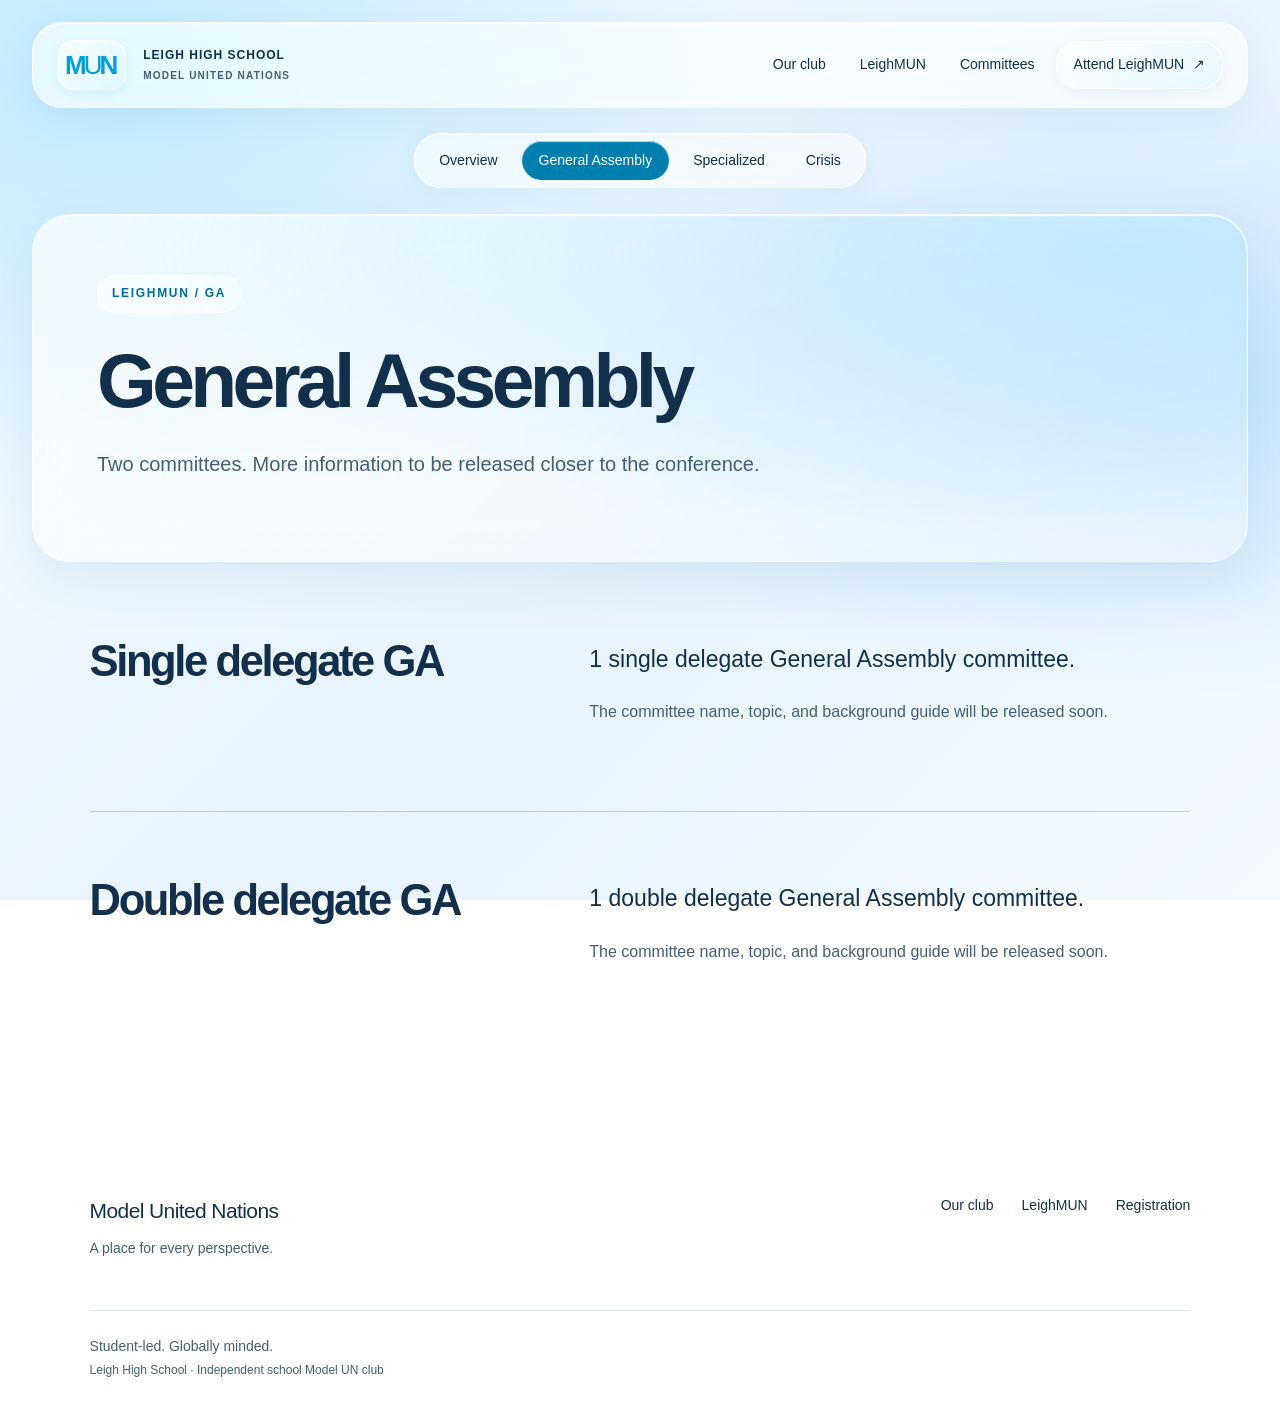
<file: committees/ga/index.html>
<!doctype html>
<html lang="en">
  <head>
    <meta charset="utf-8" />
    <meta name="viewport" content="width=device-width, initial-scale=1" />
    <title>General Assembly · Leigh Model UN</title>
    <meta
      name="description"
      content="A student community for diplomacy, debate, and international affairs. Explore our Model UN club and school conference."
    />
    <link
      rel="icon"
      type="image/svg+xml"
      href="data:image/svg+xml,%3Csvg xmlns='http://www.w3.org/2000/svg' viewBox='0 0 32 32'%3E%3Crect width='32' height='32' rx='6' fill='%23009edb'/%3E%3Cpath d='M7 23V9l9 9 9-9v14' fill='none' stroke='white' stroke-width='3'/%3E%3C/svg%3E"
    />
    <link rel="stylesheet" href="../../style.css" />
  </head>
  <body>
    <a class="skip" href="#main">Skip to content</a>
    <header>
      <a class="brand" href="../../index.html" aria-label="Model UN home"
        ><span class="mark">M<span>U</span>N</span
        ><span>LEIGH HIGH SCHOOL<small>MODEL UNITED NATIONS</small></span></a
      ><button class="menu" aria-expanded="false" aria-controls="nav">
        More Info
      </button>
      <nav id="nav">
        <a href="../../club/index.html">Our club</a
        ><a href="../../conference/index.html">LeighMUN</a
        ><a href="../index.html">Committees</a
        ><a class="nav-cta" href="../../registration/index.html"
          >Attend LeighMUN <span>↗</span></a
        >
      </nav>
    </header>
    <main id="main">
      <nav class="subnav" aria-label="Committees pages">
        <a href="../index.html">Overview</a
        ><a href="index.html" aria-current="page">General Assembly</a
        ><a href="../specialized/index.html">Specialized</a
        ><a href="../crisis/index.html">Crisis</a>
      </nav>
      <section class="page-head">
        <span class="eyebrow blue">LEIGHMUN / GA</span>
        <h1>General Assembly</h1>
        <p>
          Two committees. More information to be released closer to the conference.
        </p>
      </section>
      <div class="content">
        <section class="split">
          <h2>Single delegate GA</h2>
          <div>
            <p class="lead">1 single delegate General Assembly committee.</p>
            <p>
              The committee name, topic, and background guide will be released
              soon.
            </p>
          </div>
        </section>
        <hr class="committee-divider" />
        <section class="split">
          <h2>Double delegate GA</h2>
          <div>
            <p class="lead">1 double delegate General Assembly committee.</p>
            <p>
              The committee name, topic, and background guide will be released
              soon.
            </p>
          </div>
        </section>
      </div>
    </main>
    <footer>
      <a class="footer-brand" href="../../index.html"
        >Model United Nations<span>A place for every perspective.</span></a
      >
      <div>
        <a href="../../club/index.html">Our club</a
        ><a href="../../conference/index.html">LeighMUN</a
        ><a href="../../registration/index.html">Registration</a>
      </div>
      <p>
        Student-led. Globally minded.<br /><small
          >Leigh High School · Independent school Model UN club</small
        >
      </p>
    </footer>
    <script src="../../site.js"></script>
  </body>
</html>
</file>
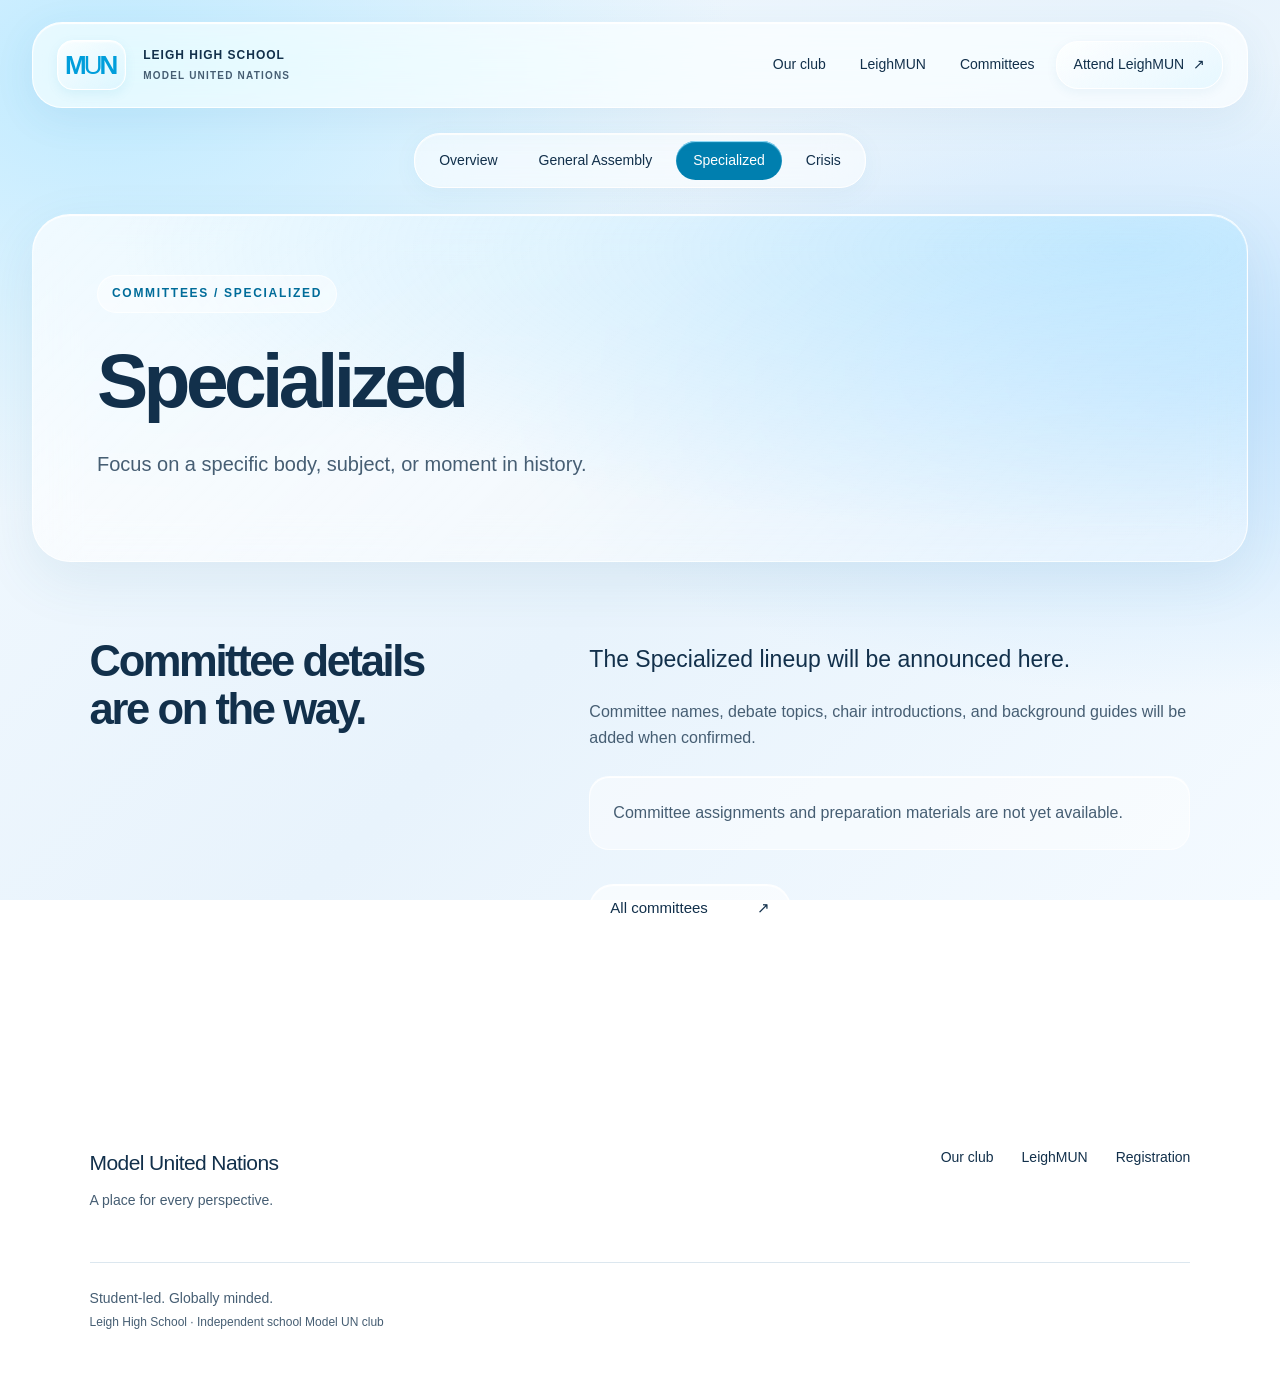
<file: committees/specialized/index.html>
<!doctype html>
<html lang="en">
  <head>
    <meta charset="utf-8" />
    <meta name="viewport" content="width=device-width, initial-scale=1" />
    <title>Specialized · Leigh Model UN</title>
    <meta
      name="description"
      content="A student community for diplomacy, debate, and international affairs. Explore our Model UN club and school conference."
    />
    <link
      rel="icon"
      type="image/svg+xml"
      href="data:image/svg+xml,%3Csvg xmlns='http://www.w3.org/2000/svg' viewBox='0 0 32 32'%3E%3Crect width='32' height='32' rx='6' fill='%23009edb'/%3E%3Cpath d='M7 23V9l9 9 9-9v14' fill='none' stroke='white' stroke-width='3'/%3E%3C/svg%3E"
    />
    <link rel="stylesheet" href="../../style.css" />
  </head>
  <body>
    <a class="skip" href="#main">Skip to content</a>
    <header>
      <a class="brand" href="../../index.html" aria-label="Model UN home"
        ><span class="mark">M<span>U</span>N</span
        ><span>LEIGH HIGH SCHOOL<small>MODEL UNITED NATIONS</small></span></a
      ><button class="menu" aria-expanded="false" aria-controls="nav">
        More Info
      </button>
      <nav id="nav">
        <a href="../../club/index.html">Our club</a
        ><a href="../../conference/index.html">LeighMUN</a
        ><a href="../index.html">Committees</a
        ><a class="nav-cta" href="../../registration/index.html"
          >Attend LeighMUN <span>↗</span></a
        >
      </nav>
    </header>
    <main id="main">
      <nav class="subnav" aria-label="Committees pages">
        <a href="../index.html">Overview</a
        ><a href="../ga/index.html">General Assembly</a
        ><a href="index.html" aria-current="page">Specialized</a
        ><a href="../crisis/index.html">Crisis</a>
      </nav>
      <section class="page-head">
        <span class="eyebrow blue">COMMITTEES / SPECIALIZED</span>
        <h1>Specialized</h1>
        <p>Focus on a specific body, subject, or moment in history.</p>
      </section>
      <div class="content">
        <section class="split">
          <h2>Committee details<br />are on the way.</h2>
          <div>
            <p class="lead">The Specialized lineup will be announced here.</p>
            <p>
              Committee names, debate topics, chair introductions, and
              background guides will be added when confirmed.
            </p>
            <div class="notice">
              <p>
                Committee assignments and preparation materials are not yet
                available.
              </p>
            </div>
            <a class="text-link" href="../index.html"
              >All committees <span>↗</span></a
            >
          </div>
        </section>
      </div>
    </main>
    <footer>
      <a class="footer-brand" href="../../index.html"
        >Model United Nations<span>A place for every perspective.</span></a
      >
      <div>
        <a href="../../club/index.html">Our club</a
        ><a href="../../conference/index.html">LeighMUN</a
        ><a href="../../registration/index.html">Registration</a>
      </div>
      <p>
        Student-led. Globally minded.<br /><small
          >Leigh High School · Independent school Model UN club</small
        >
      </p>
    </footer>
    <script src="../../site.js"></script>
  </body>
</html>
</file>
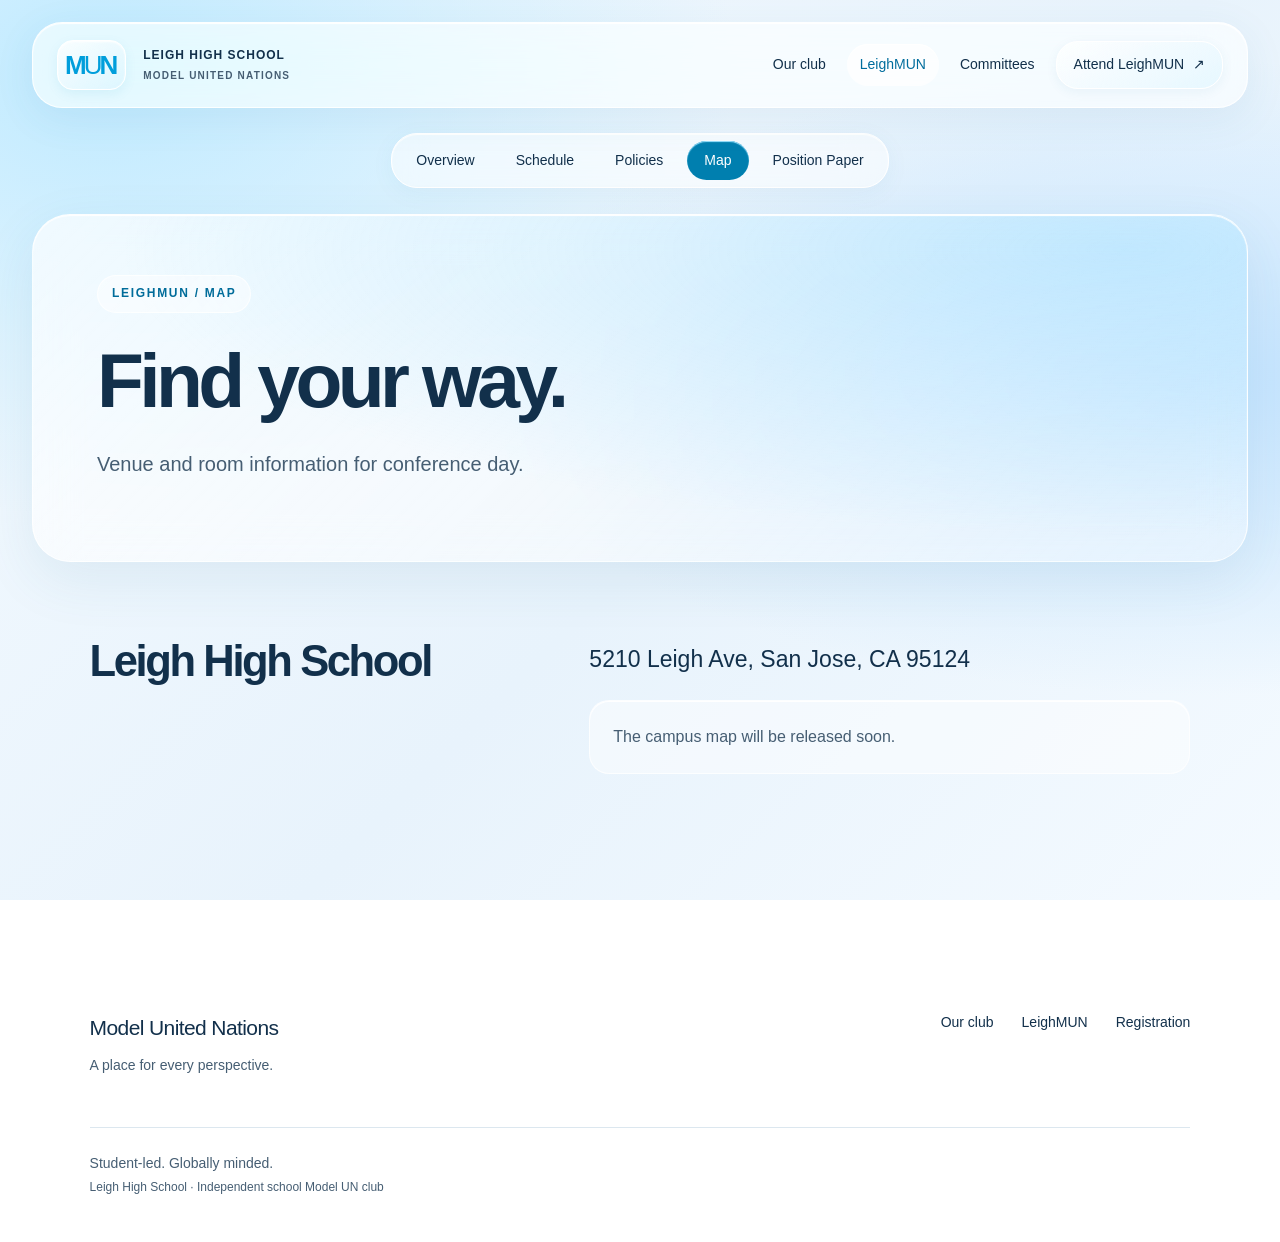
<file: conference/map/index.html>
<!doctype html>
<html lang="en">
  <head>
    <meta charset="utf-8" />
    <meta name="viewport" content="width=device-width, initial-scale=1" />
    <title>Map · Leigh Model UN</title>
    <meta
      name="description"
      content="A student community for diplomacy, debate, and international affairs. Explore our Model UN club and school conference."
    />
    <link
      rel="icon"
      type="image/svg+xml"
      href="data:image/svg+xml,%3Csvg xmlns='http://www.w3.org/2000/svg' viewBox='0 0 32 32'%3E%3Crect width='32' height='32' rx='6' fill='%23009edb'/%3E%3Cpath d='M7 23V9l9 9 9-9v14' fill='none' stroke='white' stroke-width='3'/%3E%3C/svg%3E"
    />
    <link rel="stylesheet" href="../../style.css" />
  </head>
  <body>
    <a class="skip" href="#main">Skip to content</a>
    <header>
      <a class="brand" href="../../index.html" aria-label="Model UN home"
        ><span class="mark">M<span>U</span>N</span
        ><span>LEIGH HIGH SCHOOL<small>MODEL UNITED NATIONS</small></span></a
      ><button class="menu" aria-expanded="false" aria-controls="nav">
        More Info
      </button>
      <nav id="nav">
        <a href="../../club/index.html">Our club</a
        ><a href="../index.html" aria-current="page">LeighMUN</a
        ><a href="../../committees/index.html">Committees</a
        ><a class="nav-cta" href="../../registration/index.html"
          >Attend LeighMUN <span>↗</span></a
        >
      </nav>
    </header>
    <main id="main">
      <nav class="subnav" aria-label="Conference pages">
        <a href="../index.html">Overview</a
        ><a href="../schedule/index.html">Schedule</a
        ><a href="../policies/index.html">Policies</a
        ><a href="index.html" aria-current="page">Map</a
        ><a href="../position-paper/index.html">Position Paper</a>
      </nav>
      <section class="page-head">
        <span class="eyebrow blue">LEIGHMUN / MAP</span>
        <h1>Find your way.</h1>
        <p>Venue and room information for conference day.</p>
      </section>
      <div class="content">
        <section class="split">
          <h2>Leigh High School</h2>
          <div>
            <p class="lead">5210 Leigh Ave, San Jose, CA 95124</p>
            <div class="notice">
              <p>The campus map will be released soon.</p>
            </div>
          </div>
        </section>
      </div>
    </main>
    <footer>
      <a class="footer-brand" href="../../index.html"
        >Model United Nations<span>A place for every perspective.</span></a
      >
      <div>
        <a href="../../club/index.html">Our club</a
        ><a href="../index.html">LeighMUN</a
        ><a href="../../registration/index.html">Registration</a>
      </div>
      <p>
        Student-led. Globally minded.<br /><small
          >Leigh High School · Independent school Model UN club</small
        >
      </p>
    </footer>
    <script src="../../site.js"></script>
  </body>
</html>
</file>
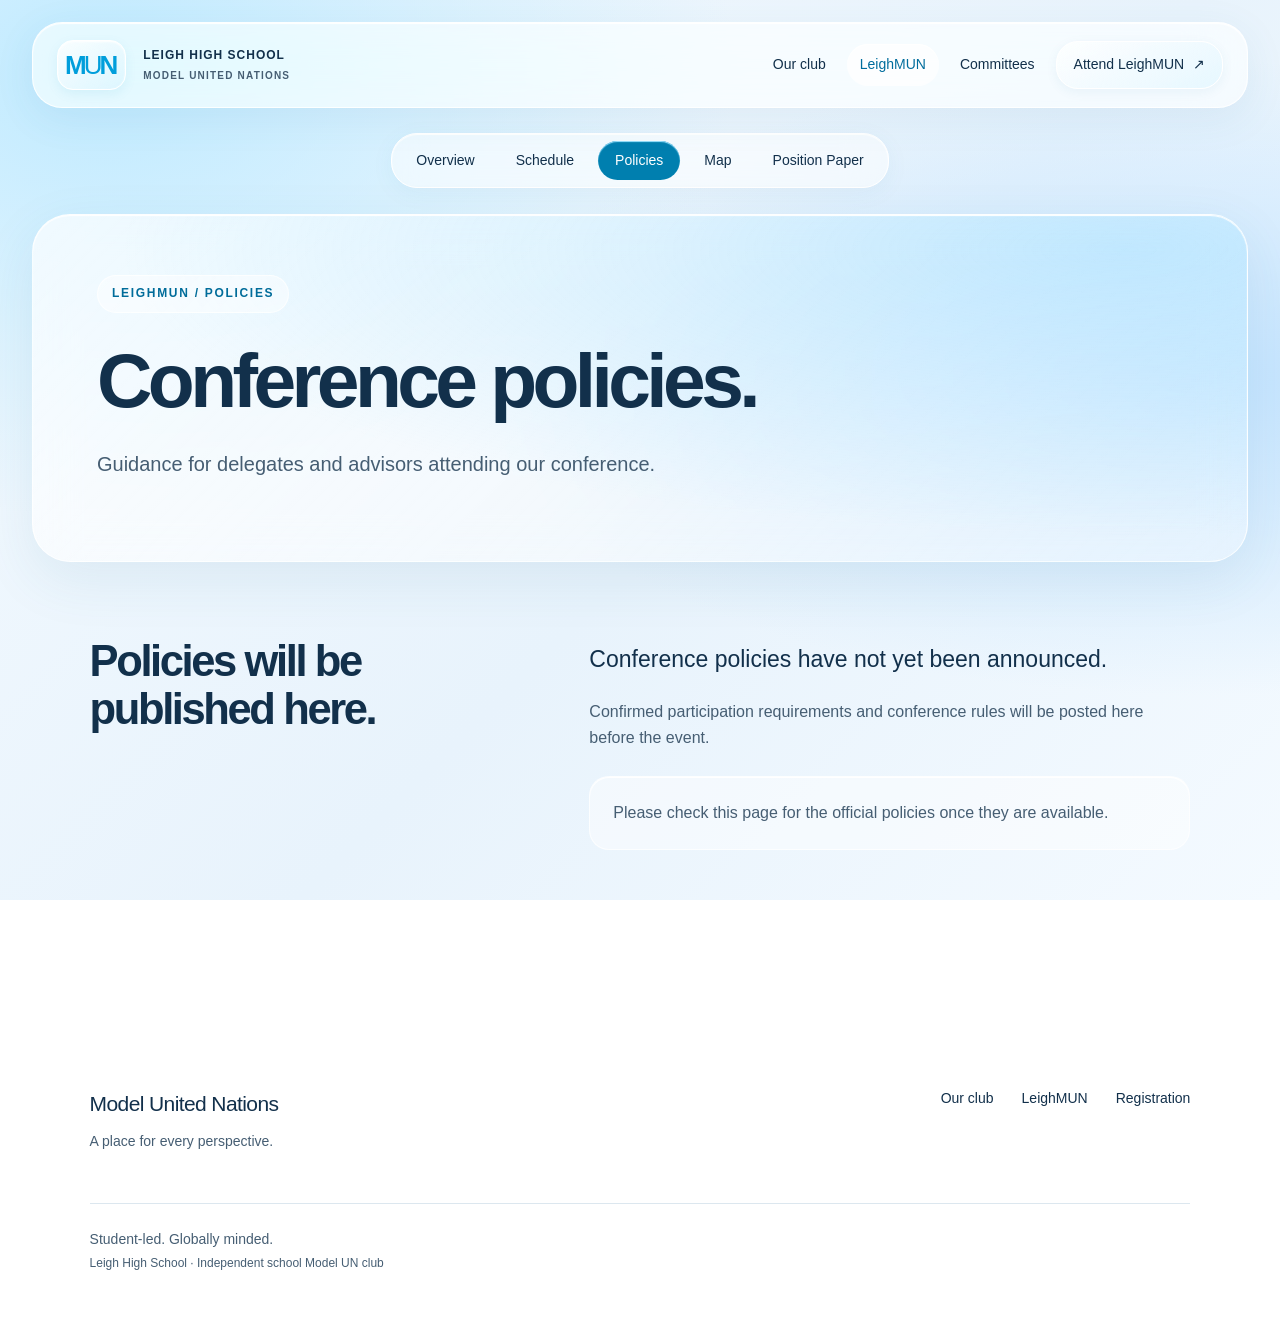
<file: conference/policies/index.html>
<!doctype html>
<html lang="en">
  <head>
    <meta charset="utf-8" />
    <meta name="viewport" content="width=device-width, initial-scale=1" />
    <title>Policies · Leigh Model UN</title>
    <meta
      name="description"
      content="A student community for diplomacy, debate, and international affairs. Explore our Model UN club and school conference."
    />
    <link
      rel="icon"
      type="image/svg+xml"
      href="data:image/svg+xml,%3Csvg xmlns='http://www.w3.org/2000/svg' viewBox='0 0 32 32'%3E%3Crect width='32' height='32' rx='6' fill='%23009edb'/%3E%3Cpath d='M7 23V9l9 9 9-9v14' fill='none' stroke='white' stroke-width='3'/%3E%3C/svg%3E"
    />
    <link rel="stylesheet" href="../../style.css" />
  </head>
  <body>
    <a class="skip" href="#main">Skip to content</a>
    <header>
      <a class="brand" href="../../index.html" aria-label="Model UN home"
        ><span class="mark">M<span>U</span>N</span
        ><span>LEIGH HIGH SCHOOL<small>MODEL UNITED NATIONS</small></span></a
      ><button class="menu" aria-expanded="false" aria-controls="nav">
        More Info
      </button>
      <nav id="nav">
        <a href="../../club/index.html">Our club</a
        ><a href="../index.html" aria-current="page">LeighMUN</a
        ><a href="../../committees/index.html">Committees</a
        ><a class="nav-cta" href="../../registration/index.html"
          >Attend LeighMUN <span>↗</span></a
        >
      </nav>
    </header>
    <main id="main">
      <nav class="subnav" aria-label="Conference pages">
        <a href="../index.html">Overview</a
        ><a href="../schedule/index.html">Schedule</a
        ><a href="index.html" aria-current="page">Policies</a
        ><a href="../map/index.html">Map</a
        ><a href="../position-paper/index.html">Position Paper</a>
      </nav>
      <section class="page-head">
        <span class="eyebrow blue">LEIGHMUN / POLICIES</span>
        <h1>Conference policies.</h1>
        <p>Guidance for delegates and advisors attending our conference.</p>
      </section>
      <div class="content">
        <section class="split">
          <h2>Policies will be<br />published here.</h2>
          <div>
            <p class="lead">Conference policies have not yet been announced.</p>
            <p>
              Confirmed participation requirements and conference rules will be
              posted here before the event.
            </p>
            <div class="notice">
              <p>
                Please check this page for the official policies once they are
                available.
              </p>
            </div>
          </div>
        </section>
      </div>
    </main>
    <footer>
      <a class="footer-brand" href="../../index.html"
        >Model United Nations<span>A place for every perspective.</span></a
      >
      <div>
        <a href="../../club/index.html">Our club</a
        ><a href="../index.html">LeighMUN</a
        ><a href="../../registration/index.html">Registration</a>
      </div>
      <p>
        Student-led. Globally minded.<br /><small
          >Leigh High School · Independent school Model UN club</small
        >
      </p>
    </footer>
    <script src="../../site.js"></script>
  </body>
</html>
</file>
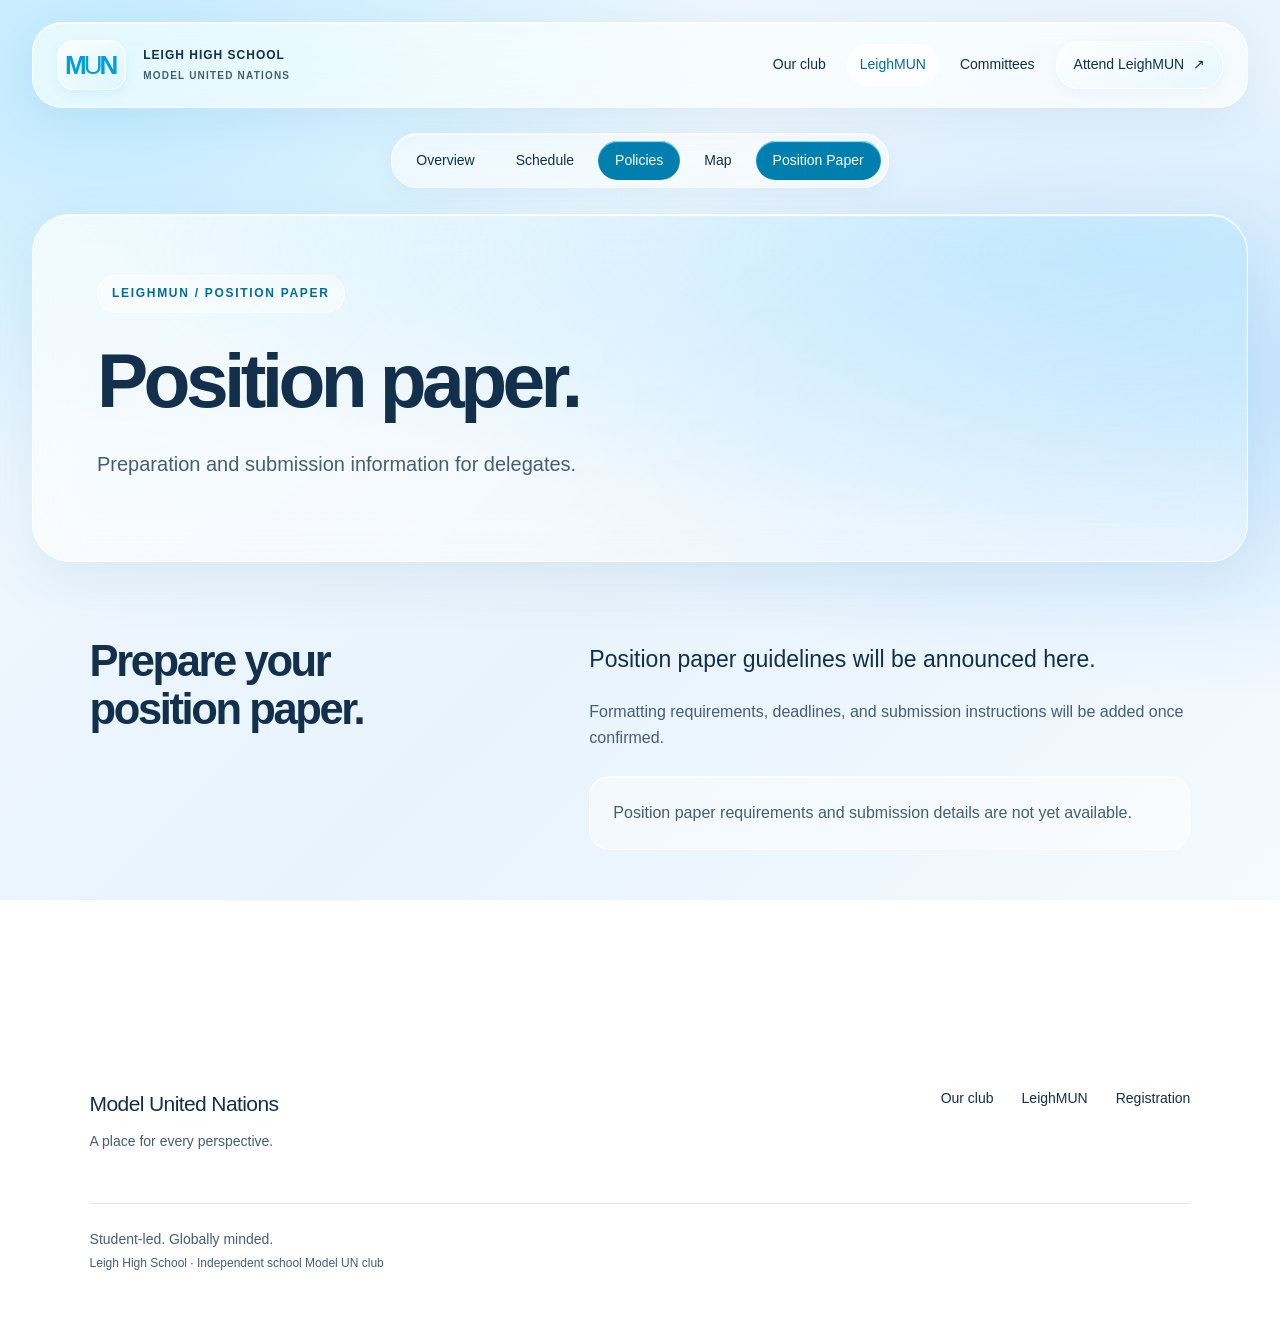
<file: conference/position-paper/index.html>
<!doctype html>
<html lang="en">
  <head>
    <meta charset="utf-8" />
    <meta name="viewport" content="width=device-width, initial-scale=1" />
    <title>Position Paper · Leigh Model UN</title>
    <meta
      name="description"
      content="A student community for diplomacy, debate, and international affairs. Explore our Model UN club and school conference."
    />
    <link
      rel="icon"
      type="image/svg+xml"
      href="data:image/svg+xml,%3Csvg xmlns='http://www.w3.org/2000/svg' viewBox='0 0 32 32'%3E%3Crect width='32' height='32' rx='6' fill='%23009edb'/%3E%3Cpath d='M7 23V9l9 9 9-9v14' fill='none' stroke='white' stroke-width='3'/%3E%3C/svg%3E"
    />
    <link rel="stylesheet" href="../../style.css" />
  </head>
  <body>
    <a class="skip" href="#main">Skip to content</a>
    <header>
      <a class="brand" href="../../index.html" aria-label="Model UN home"
        ><span class="mark">M<span>U</span>N</span
        ><span>LEIGH HIGH SCHOOL<small>MODEL UNITED NATIONS</small></span></a
      ><button class="menu" aria-expanded="false" aria-controls="nav">
        More Info
      </button>
      <nav id="nav">
        <a href="../../club/index.html">Our club</a
        ><a href="../index.html" aria-current="page">LeighMUN</a
        ><a href="../../committees/index.html">Committees</a
        ><a class="nav-cta" href="../../registration/index.html"
          >Attend LeighMUN <span>↗</span></a
        >
      </nav>
    </header>
    <main id="main">
      <nav class="subnav" aria-label="Conference pages">
        <a href="../index.html">Overview</a
        ><a href="../schedule/index.html">Schedule</a
        ><a href="index.html" aria-current="page">Policies</a
        ><a href="../map/index.html">Map</a
        ><a href="index.html" aria-current="page">Position Paper</a>
      </nav>
      <section class="page-head">
        <span class="eyebrow blue">LEIGHMUN / POSITION PAPER</span>
        <h1>Position paper.</h1>
        <p>Preparation and submission information for delegates.</p>
      </section>
      <div class="content">
        <section class="split">
          <h2>Prepare your<br />position paper.</h2>
          <div>
            <p class="lead">
              Position paper guidelines will be announced here.
            </p>
            <p>
              Formatting requirements, deadlines, and submission instructions
              will be added once confirmed.
            </p>
            <div class="notice">
              <p>
                Position paper requirements and submission details are not yet
                available.
              </p>
            </div>
          </div>
        </section>
      </div>
    </main>
    <footer>
      <a class="footer-brand" href="../../index.html"
        >Model United Nations<span>A place for every perspective.</span></a
      >
      <div>
        <a href="../../club/index.html">Our club</a
        ><a href="../index.html">LeighMUN</a
        ><a href="../../registration/index.html">Registration</a>
      </div>
      <p>
        Student-led. Globally minded.<br /><small
          >Leigh High School · Independent school Model UN club</small
        >
      </p>
    </footer>
    <script src="../../site.js"></script>
  </body>
</html>
</file>
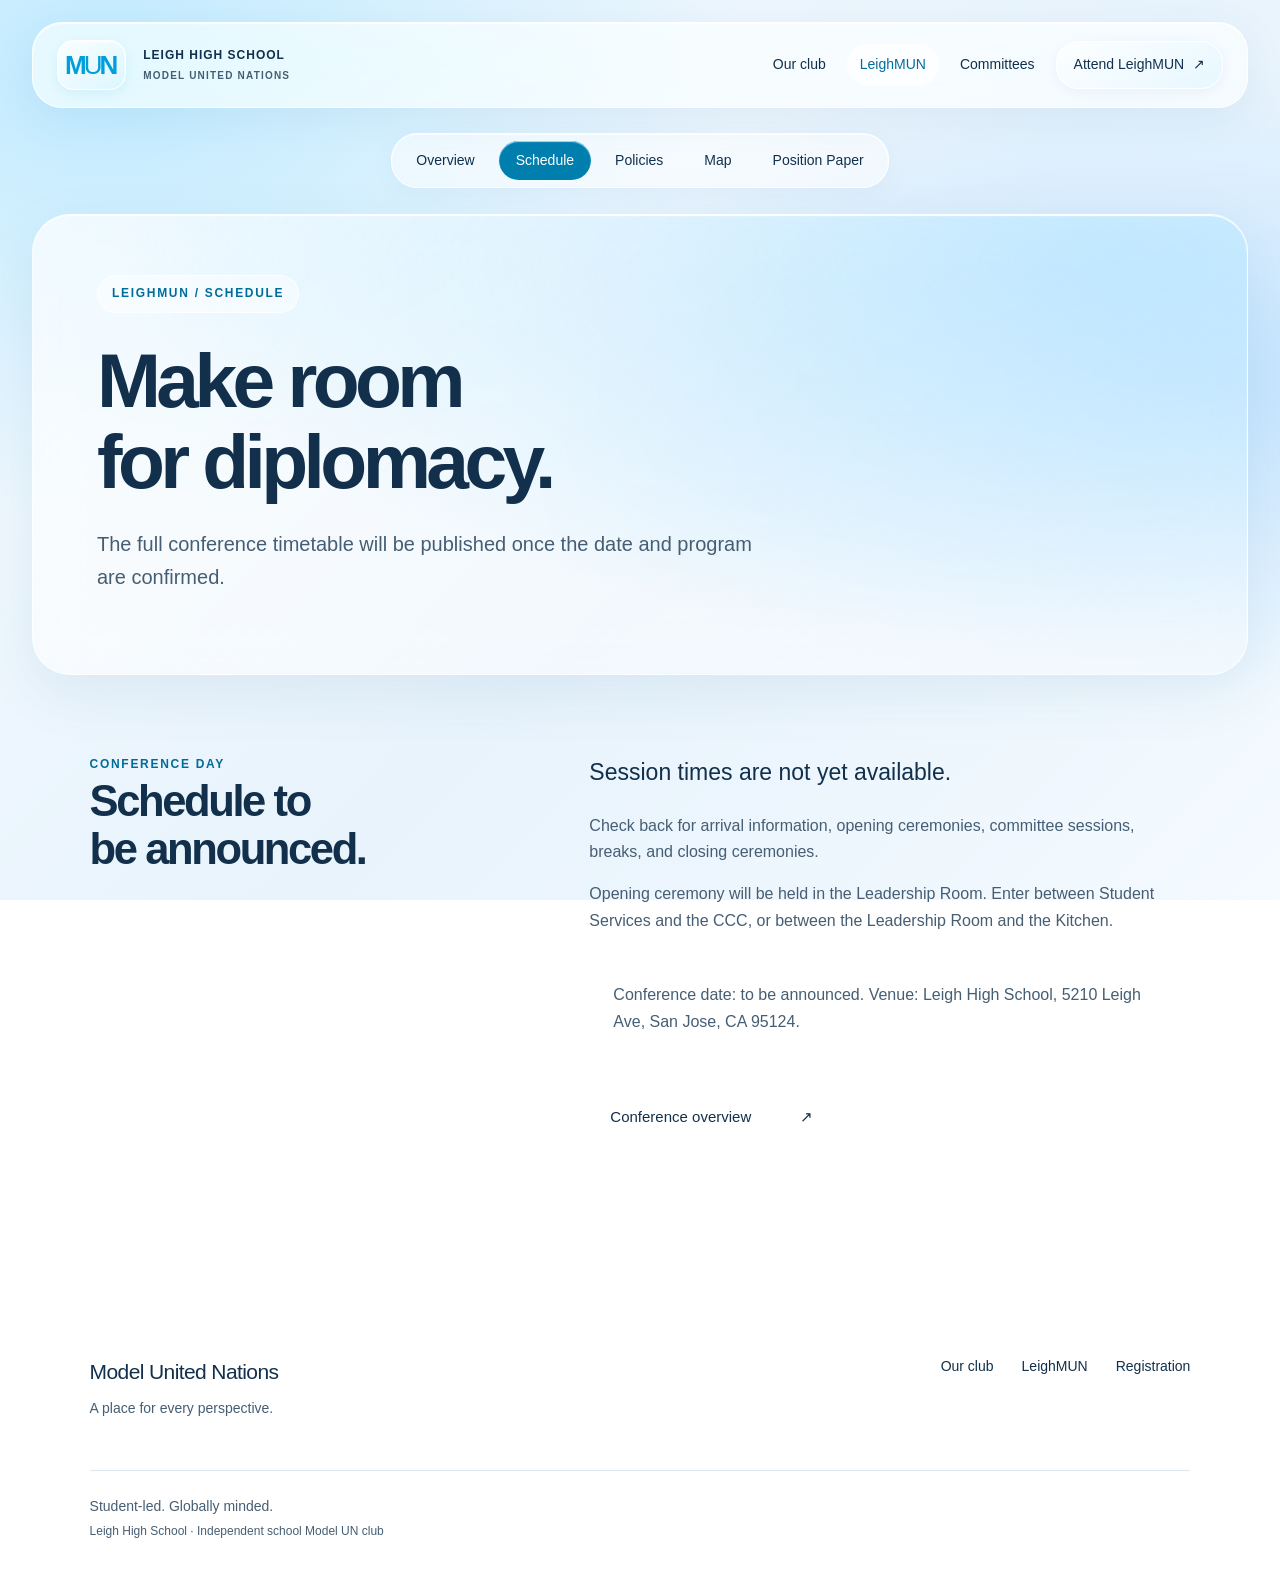
<file: conference/schedule/index.html>
<!doctype html>
<html lang="en">
  <head>
    <meta charset="utf-8" />
    <meta name="viewport" content="width=device-width, initial-scale=1" />
    <title>Schedule · Leigh Model UN</title>
    <meta
      name="description"
      content="A student community for diplomacy, debate, and international affairs. Explore our Model UN club and school conference."
    />
    <link
      rel="icon"
      type="image/svg+xml"
      href="data:image/svg+xml,%3Csvg xmlns='http://www.w3.org/2000/svg' viewBox='0 0 32 32'%3E%3Crect width='32' height='32' rx='6' fill='%23009edb'/%3E%3Cpath d='M7 23V9l9 9 9-9v14' fill='none' stroke='white' stroke-width='3'/%3E%3C/svg%3E"
    />
    <link rel="stylesheet" href="../../style.css" />
  </head>
  <body>
    <a class="skip" href="#main">Skip to content</a>
    <header>
      <a class="brand" href="../../index.html" aria-label="Model UN home"
        ><span class="mark">M<span>U</span>N</span
        ><span>LEIGH HIGH SCHOOL<small>MODEL UNITED NATIONS</small></span></a
      ><button class="menu" aria-expanded="false" aria-controls="nav">
        More Info
      </button>
      <nav id="nav">
        <a href="../../club/index.html">Our club</a
        ><a href="../index.html" aria-current="page">LeighMUN</a
        ><a href="../../committees/index.html">Committees</a
        ><a class="nav-cta" href="../../registration/index.html"
          >Attend LeighMUN <span>↗</span></a
        >
      </nav>
    </header>
    <main id="main">
      <nav class="subnav" aria-label="Conference pages">
        <a href="../index.html">Overview</a
        ><a href="index.html" aria-current="page">Schedule</a
        ><a href="../policies/index.html">Policies</a
        ><a href="../map/index.html">Map</a
        ><a href="../position-paper/index.html">Position Paper</a>
      </nav>
      <section class="page-head">
        <span class="eyebrow blue">LEIGHMUN / SCHEDULE</span>
        <h1>Make room<br />for diplomacy.</h1>
        <p>
          The full conference timetable will be published once the date and
          program are confirmed.
        </p>
      </section>
      <div class="content">
        <section class="split">
          <div>
            <span class="eyebrow blue">CONFERENCE DAY</span>
            <h2>Schedule to<br />be announced.</h2>
          </div>
          <div>
            <p class="lead">Session times are not yet available.</p>
            <p>
              Check back for arrival information, opening ceremonies, committee
              sessions, breaks, and closing ceremonies.
            </p>
            <p>
              Opening ceremony will be held in the Leadership Room. Enter
              between Student Services and the CCC, or between the Leadership
              Room and the Kitchen.
            </p>
            <div class="notice">
              <p>
                Conference date: to be announced. Venue: Leigh High School, 5210
                Leigh Ave, San Jose, CA 95124.
              </p>
            </div>
            <a class="text-link" href="../index.html"
              >Conference overview <span>↗</span></a
            >
          </div>
        </section>
      </div>
    </main>
    <footer>
      <a class="footer-brand" href="../../index.html"
        >Model United Nations<span>A place for every perspective.</span></a
      >
      <div>
        <a href="../../club/index.html">Our club</a
        ><a href="../index.html">LeighMUN</a
        ><a href="../../registration/index.html">Registration</a>
      </div>
      <p>
        Student-led. Globally minded.<br /><small
          >Leigh High School · Independent school Model UN club</small
        >
      </p>
    </footer>
    <script src="../../site.js"></script>
  </body>
</html>
</file>
<file: style.css>
:root {
  --blue: #009edb;
  --ink: #112b3a;
  --muted: #526976;
  --line: #d6e3e9;
  --pale: #f0f7fa;
}
* {
  box-sizing: border-box;
}
body {
  margin: 0;
  font-family: Arial, Helvetica, sans-serif;
  color: var(--ink);
  font-size: 16px;
  line-height: 1.65;
}
a {
  color: inherit;
  text-decoration: none;
}
button {
  font: inherit;
}
header {
  min-height: 108px;
  max-width: 1600px;
  margin: auto;
  padding: 24px 4.5%;
  display: flex;
  align-items: center;
  justify-content: space-between;
  gap: 25px;
}
.brand {
  display: flex;
  align-items: center;
  gap: 17px;
  font-size: 12px;
  letter-spacing: 1.4px;
  font-weight: 700;
  line-height: 1.4;
}
.brand small {
  display: block;
  font-size: 10px;
  letter-spacing: 1.2px;
  color: var(--muted);
  margin-top: 5px;
}
.mark {
  font-size: 28px;
  letter-spacing: -3px;
  color: var(--blue);
  border: 1px solid var(--blue);
  padding: 7px 10px 7px 7px;
}
.mark span {
  font-weight: 400;
}
nav {
  display: flex;
  align-items: center;
  gap: 28px;
  font-size: 14px;
}
nav a:hover,
nav a[aria-current] {
  color: #007fae;
}
.nav-cta {
  border: 1px solid var(--line);
  padding: 11px 17px;
}
.nav-cta span {
  margin-left: 16px;
}
.menu {
  display: none;
}
.hero {
  background: var(--blue);
  color: white;
  margin: 0 22px;
  padding: 40px 5% 25px;
  min-height: 620px;
}
.hero-top,
.hero-bottom,
.hero-caption {
  display: flex;
  justify-content: space-between;
  gap: 32px;
  align-items: center;
}
.eyebrow,
.edition,
.hero-caption {
  font-size: 12px;
  letter-spacing: 1.7px;
  font-weight: 600;
}
.edition {
  opacity: 0.85;
}
.hero h1 {
  font-size: clamp(55px, 7.9vw, 122px);
  font-weight: 400;
  line-height: 1.04;
  letter-spacing: -0.06em;
  margin: 75px 0 38px;
}
.hero h1 span {
  color: #d2f0fc;
}
.hero p {
  font-size: 18px;
  line-height: 1.7;
}
.button {
  display: inline-flex;
  justify-content: space-between;
  gap: 44px;
  align-items: center;
  padding: 17px 22px;
  font-size: 15px;
  white-space: nowrap;
}
.white {
  background: white;
  color: var(--ink);
}
.button:hover {
  transform: translateY(-2px);
  box-shadow: 0 5px 20px #143e5218;
}
.hero-rule {
  height: 1px;
  background: #ffffff66;
  margin-top: 42px;
}
.hero-caption {
  margin-top: 18px;
  font-size: 11px;
}
.section {
  padding: 96px 7%;
}
.intro {
  display: grid;
  grid-template-columns: 1fr 1fr;
  gap: 10%;
  max-width: 1500px;
  margin: auto;
}
.blue {
  color: #007fae;
}
h2 {
  font-size: clamp(32px, 3.4vw, 52px);
  line-height: 1.12;
  letter-spacing: -0.045em;
  font-weight: 400;
  margin: 23px 0;
}
p {
  color: var(--muted);
  max-width: 650px;
}
.hero p {
  color: white;
}
.lead {
  font-size: 23px;
  line-height: 1.5;
  color: var(--ink);
  margin-top: 5px;
}
.text-link {
  display: inline-block;
  font-size: 15px;
  border-bottom: 1px solid var(--ink);
  padding: 10px 0;
  margin-top: 10px;
}
.text-link span {
  margin-left: 45px;
}
.conference-band {
  background: var(--pale);
  display: grid;
  grid-template-columns: 1.2fr 1fr;
  gap: 12%;
}
.blue-button {
  background: var(--blue);
  color: white;
  margin-top: 18px;
}
.facts {
  align-self: center;
}
.facts div {
  padding: 22px 0;
  border-bottom: 1px solid var(--line);
}
.facts div span {
  display: block;
  font-size: 12px;
  letter-spacing: 1.4px;
  color: var(--muted);
  margin-bottom: 7px;
}
.facts strong {
  font-size: 20px;
  font-weight: 400;
}
.facts a {
  display: flex;
  justify-content: space-between;
  border-bottom: 1px solid var(--line);
  padding: 20px 0;
}
footer {
  padding: 58px 7% 30px;
  display: flex;
  flex-wrap: wrap;
  gap: 40px;
  justify-content: space-between;
}
.footer-brand {
  font-size: 21px;
  letter-spacing: -0.6px;
}
.footer-brand span {
  display: block;
  color: var(--muted);
  font-size: 14px;
  letter-spacing: 0;
  margin-top: 8px;
}
footer div {
  display: flex;
  gap: 28px;
  font-size: 14px;
}
footer p {
  border-top: 1px solid var(--line);
  flex-basis: 100%;
  max-width: none;
  margin-top: 10px;
  padding-top: 24px;
  font-size: 14px;
}
footer small {
  font-size: 12px;
}
.skip {
  position: absolute;
  top: -100px;
  padding: 12px;
  background: white;
  z-index: 10;
}
.skip:focus {
  top: 0;
}
a:focus-visible,
button:focus-visible {
  outline: 3px solid #092e45;
  outline-offset: 5px;
}
.page-head {
  background: var(--pale);
  padding: 65px 7% 70px;
}
.page-head h1 {
  font-weight: 400;
  font-size: clamp(48px, 6vw, 84px);
  line-height: 1.05;
  letter-spacing: -0.05em;
  margin: 27px 0;
}
.page-head p {
  font-size: 20px;
  max-width: 680px;
}
.content {
  padding: 65px 7% 85px;
  max-width: 1500px;
  margin: auto;
}
.split {
  display: grid;
  grid-template-columns: 1fr 1.5fr;
  gap: 9%;
  margin-bottom: 70px;
}
.split h2 {
  margin-top: 0;
}
.list {
  border-top: 1px solid var(--line);
}
.row {
  padding: 23px 0;
  border-bottom: 1px solid var(--line);
  display: flex;
  justify-content: space-between;
  gap: 25px;
}
.row h3 {
  font-size: 20px;
  font-weight: 400;
  margin: 0;
}
.row p {
  margin: 4px 0;
}
.status {
  color: #526976;
  font-size: 14px;
}
.cards {
  display: grid;
  grid-template-columns: repeat(3, 1fr);
  gap: 24px;
}
.card {
  border-top: 2px solid var(--blue);
  background: var(--pale);
  padding: 28px;
}
.card h3 {
  font-size: 23px;
  line-height: 1.3;
  font-weight: 400;
}
.notice {
  padding: 24px 28px;
  background: var(--pale);
  border-left: 3px solid var(--blue);
  margin: 24px 0;
}
.notice p {
  margin: 0;
}
.section-title {
  margin-top: 70px;
}
.resource-links {
  display: flex;
  gap: 20px;
  flex-wrap: wrap;
}
.number {
  color: #007fae;
  font-size: 14px;
  letter-spacing: 1px;
}
@media (min-width: 1600px) {
  .hero {
    max-width: 1556px;
    margin: auto;
  }
}
@media (max-width: 1050px) {
  header {
    padding: 22px 5%;
  }
  .brand > span:last-child {
    display: none;
  }
  nav {
    gap: 19px;
  }
  .hero {
    min-height: 560px;
  }
  .hero h1 {
    margin-top: 65px;
  }
  .hero-bottom {
    align-items: flex-start;
  }
  .hero-bottom p {
    font-size: 16px;
  }
  .edition {
    display: none;
  }
}
@media (max-width: 700px) {
  header {
    min-height: 85px;
    flex-wrap: wrap;
  }
  .brand > span:last-child {
    display: block;
    font-size: 10px;
  }
  .brand small {
    font-size: 9px;
  }
  .menu {
    display: block;
    border: 1px solid var(--line);
    background: white;
    padding: 7px 12px;
  }
  nav {
    display: none;
    flex-basis: 100%;
    flex-direction: column;
    align-items: stretch;
    gap: 0;
  }
  nav.open {
    display: flex;
  }
  nav a {
    padding: 13px 0;
  }
  .nav-cta {
    padding: 13px !important;
    text-align: center;
    margin-top: 10px;
  }
  .hero {
    margin: 0 10px;
    padding: 28px 6% 20px;
    min-height: 0;
  }
  .hero h1 {
    font-size: clamp(42px, 10.5vw, 72px);
    margin: 60px 0 32px;
    letter-spacing: -0.055em;
  }
  .hero-top .eyebrow {
    font-size: 10px;
  }
  .hero-bottom {
    display: block;
  }
  .hero-bottom p br {
    display: none;
  }
  .hero .button {
    margin-top: 15px;
  }
  .hero-rule {
    margin-top: 40px;
  }
  .hero-caption {
    font-size: 8px;
    letter-spacing: 1px;
    gap: 10px;
  }
  .intro,
  .conference-band,
  .split {
    grid-template-columns: 1fr;
    gap: 25px;
  }
  .section {
    padding: 56px 7%;
  }
  .intro .lead {
    font-size: 21px;
  }
  .cards {
    grid-template-columns: 1fr;
  }
  .page-head {
    padding: 45px 7%;
  }
  .content {
    padding: 45px 7%;
  }
  .row {
    flex-direction: column;
    gap: 7px;
  }
  .split {
    margin-bottom: 50px;
  }
  footer {
    padding-top: 40px;
  }
  footer div {
    flex-wrap: wrap;
    gap: 20px;
  }
  .section-title {
    margin-top: 45px;
  }
}
@media (prefers-reduced-motion: no-preference) {
  .button {
    transition:
      transform 0.2s,
      box-shadow 0.2s;
  }
}
/* Leigh glass identity */
:root {
  --ink: #12304b;
  --muted: #465e73;
  --line: rgba(65, 125, 165, 0.18);
  --pale: rgba(255, 255, 255, 0.55);
}
body {
  font-family:
    -apple-system, BlinkMacSystemFont, "SF Pro Display", "Segoe UI", sans-serif;
  background:
    radial-gradient(ellipse at 8% 8%, #bfeaff 0, transparent 38%),
    radial-gradient(ellipse at 94% 42%, #c4e4ff 0, transparent 43%),
    linear-gradient(135deg, #f4faff, #e8f3fc 55%, #f4faff);
  background-attachment: fixed;
}
header {
  position: relative;
  z-index: 5;
  min-height: 86px;
  margin: 22px auto;
  width: calc(100% - 64px);
  max-width: 1400px;
  padding: 16px 24px;
  border: 1px solid #ffffffdb;
  border-radius: 30px;
  background: rgba(255, 255, 255, 0.64);
  -webkit-backdrop-filter: blur(28px) saturate(160%);
  backdrop-filter: blur(28px) saturate(160%);
  box-shadow:
    inset 0 1px 1px #fff,
    0 10px 40px #367ca516;
  gap: 20px;
}
.mark {
  border: 1px solid #fff;
  border-radius: 16px;
  background: linear-gradient(145deg, #ffffffc9, #d5f2ff7a);
  box-shadow:
    inset 0 1px 2px white,
    0 4px 12px #008ac414;
  font-size: 26px;
  padding: 6px 10px 6px 7px;
}
.brand {
  letter-spacing: 1px;
}
.brand small {
  letter-spacing: 1.2px;
}
nav {
  gap: 8px;
}
nav > a {
  padding: 9px 13px;
  border-radius: 22px;
}
nav > a:hover,
nav > a[aria-current] {
  background: #ffffffb3;
  color: #006d9d;
  box-shadow: inset 0 1px 0 white;
}
.nav-cta {
  background: linear-gradient(150deg, #ffffffcf, #dcf4ff94);
  border: 1px solid white;
  box-shadow: 0 3px 12px #2376a110;
}
.nav-cta span {
  margin-left: 5px;
}
.hero {
  position: relative;
  isolation: isolate;
  overflow: hidden;
  max-width: 1400px;
  margin: 26px auto 0;
  width: calc(100% - 64px);
  padding: 38px 5% 28px;
  border: 1px solid #ffffffc4;
  border-radius: 40px;
  background:
    radial-gradient(ellipse at 87% 15%, #c8f3ffb3, transparent 48%),
    radial-gradient(ellipse at 5% 100%, #004f9d75, transparent 58%),
    linear-gradient(120deg, #009edb, #329fd9 60%, #78cbed);
  box-shadow:
    inset 0 1px 2px #ffffffb3,
    inset 0 -1px 2px #ffffff77,
    0 22px 60px #247dac26;
  min-height: 640px;
}
.hero h1 {
  font-weight: 600;
  font-size: clamp(56px, 7.5vw, 110px);
  letter-spacing: -0.065em;
  margin: 78px 0 38px;
  text-shadow: 0 3px 22px #13668b14;
}
.hero h1 span {
  color: #e6f8ff;
}
.hero-top .eyebrow {
  border: 1px solid #ffffff80;
  border-radius: 30px;
  background: #ffffff24;
  padding: 9px 16px;
  letter-spacing: 1.4px;
}
.hero p {
  color: #fff;
}
.edition {
  font-size: 11px;
}
.hero-bottom {
  position: relative;
}
.button {
  border-radius: 100px;
  border: 1px solid #ffffffdc;
  background: linear-gradient(140deg, #fffffff2, #ffffffb8);
  box-shadow:
    inset 0 1px 1px white,
    0 8px 22px #06456d18;
  -webkit-backdrop-filter: blur(18px);
  backdrop-filter: blur(18px);
  font-weight: 500;
}
.hero .white {
  color: #124466;
  background: linear-gradient(140deg, #ffffffed, #e8faffc7);
}
.hero-rule {
  background: #ffffff52;
}
.hero-caption {
  color: #f1fbff;
}
h2 {
  font-weight: 550;
  letter-spacing: -0.055em;
}
.intro {
  padding-top: 90px;
  padding-bottom: 85px;
}
.conference-band {
  margin: 0 auto 25px;
  width: calc(100% - 64px);
  max-width: 1400px;
  border: 1px solid #ffffffe6;
  border-radius: 36px;
  background: linear-gradient(135deg, #ffffffa3, #eef9ff73);
  box-shadow:
    inset 0 1px 0 white,
    0 16px 48px #3c7c9e0c;
  -webkit-backdrop-filter: blur(24px);
  backdrop-filter: blur(24px);
  padding: 68px 5%;
  gap: 9%;
}
.blue-button {
  background: linear-gradient(135deg, #0088c2, #007bab);
  color: white;
  border-color: #6bd4ff;
  box-shadow:
    inset 0 1px 1px #b3ebff,
    0 6px 20px #0085be26;
}
.facts {
  padding: 12px 26px;
  background: #ffffff7a;
  border: 1px solid #ffffffd6;
  border-radius: 24px;
  box-shadow: inset 0 1px 1px white;
}
.facts div:last-child {
  border-bottom: 0;
}
.text-link {
  border: 1px solid #ffffffdd;
  background: #ffffff91;
  border-radius: 40px;
  padding: 11px 20px;
  box-shadow: inset 0 1px 1px white;
  font-weight: 500;
}
.text-link:hover {
  background: white;
}
.page-head {
  max-width: 1400px;
  width: calc(100% - 64px);
  margin: 26px auto 0;
  border-radius: 38px;
  padding: 60px 5%;
  border: 1px solid #ffffffda;
  background:
    radial-gradient(ellipse at 90% 10%, #91d9ff70, transparent 65%),
    linear-gradient(135deg, #ffffffab, #ffffff4f);
  box-shadow:
    inset 0 1px 1px white,
    0 18px 55px #2e709318;
  -webkit-backdrop-filter: blur(22px);
  backdrop-filter: blur(22px);
}
.page-head h1 {
  font-weight: 600;
  letter-spacing: -0.06em;
}
.page-head .eyebrow {
  display: inline-block;
  border: 1px solid #ffffffbd;
  padding: 8px 14px;
  border-radius: 40px;
  background: #ffffff75;
}
.content {
  padding-top: 75px;
}
.list {
  padding: 8px 25px;
  border: 1px solid #ffffffed;
  border-radius: 26px;
  background: #ffffff73;
  box-shadow:
    inset 0 1px 0 white,
    0 10px 35px #24749b0b;
  -webkit-backdrop-filter: blur(20px);
  backdrop-filter: blur(20px);
}
.row:last-child {
  border-bottom: 0;
}
.row {
  align-items: center;
}
.row h3 {
  font-weight: 550;
}
.status {
  padding: 5px 12px;
  border: 1px solid #ffffffa8;
  background: #f0faff80;
  border-radius: 30px;
  color: #345774;
}
.notice {
  border: 1px solid #ffffffb8;
  border-radius: 20px;
  background: #ffffff70;
  box-shadow: inset 0 1px 0 #fff;
  padding: 23px;
}
.card {
  border: 1px solid #ffffffeb;
  border-radius: 28px;
  background: linear-gradient(140deg, #ffffffb8, #ffffff59);
  box-shadow:
    inset 0 1px 1px white,
    0 10px 28px #2778a410;
  -webkit-backdrop-filter: blur(22px);
  backdrop-filter: blur(22px);
}
a.card:hover {
  background: #ffffffd9;
  transform: translateY(-3px);
}
.conference-list {
  display: grid;
  grid-template-columns: 1fr 1fr;
  gap: 12px;
  padding: 0;
  margin: 24px 0;
  list-style: none;
}
.conference-list li {
  padding: 20px;
  border: 1px solid #ffffffe3;
  border-radius: 22px;
  background: linear-gradient(135deg, #ffffffb8, #ffffff60);
  box-shadow:
    inset 0 1px 1px white,
    0 7px 20px #276d9410;
  display: flex;
  flex-direction: column;
  justify-content: center;
  min-height: 105px;
}
.conference-list strong {
  font-size: 19px;
  letter-spacing: -0.4px;
  font-weight: 600;
  color: #006a9b;
}
.conference-list span {
  font-size: 14px;
  margin-top: 4px;
  color: var(--muted);
}
footer {
  max-width: 1460px;
  margin: auto;
}
.menu {
  border-radius: 25px;
  background: #ffffffa8;
  border-color: white;
}
.skip {
  border-radius: 14px;
}
.blue,
.number {
  color: #006c9a;
}
@media (max-width: 1100px) {
  header {
    width: calc(100% - 40px);
    padding: 15px 20px;
  }
  nav {
    gap: 1px;
  }
  nav > a {
    padding: 9px 11px;
  }
  .hero,
  .conference-band,
  .page-head {
    width: calc(100% - 40px);
  }
  .hero-top .eyebrow {
    font-size: 10px;
  }
  .hero h1 {
    margin-top: 70px;
  }
}
@media (max-width: 700px) {
  header {
    width: calc(100% - 28px);
    margin: 14px auto;
    border-radius: 26px;
    padding: 13px 16px;
    min-height: 76px;
  }
  .hero,
  .page-head,
  .conference-band {
    width: calc(100% - 28px);
    margin: 16px auto;
    border-radius: 30px;
  }
  .hero {
    padding: 27px 6% 23px;
    min-height: 0;
  }
  .hero h1 {
    font-size: clamp(41px, 10.5vw, 72px);
    margin: 57px 0 28px;
  }
  .hero-top .eyebrow {
    font-size: 9px;
    letter-spacing: 0.8px;
    padding: 8px 11px;
  }
  .hero .button {
    padding: 14px 20px;
  }
  .page-head {
    padding: 38px 6%;
  }
  .page-head h1 {
    font-size: clamp(39px, 10vw, 64px);
  }
  .page-head p {
    font-size: 18px;
  }
  .page-head .eyebrow {
    font-size: 10px;
    letter-spacing: 1px;
  }
  .conference-band {
    padding: 40px 6%;
  }
  .section {
    padding-top: 48px;
    padding-bottom: 48px;
  }
  .hero-caption {
    font-size: 8px;
    letter-spacing: 0.7px;
  }
  .row {
    align-items: flex-start;
    gap: 8px;
  }
  .conference-list {
    gap: 10px;
  }
  .conference-list li {
    padding: 16px;
    min-height: 100px;
  }
  .conference-list strong {
    font-size: 17px;
  }
  .conference-list span {
    font-size: 14px;
  }
  .facts {
    padding: 8px 20px;
  }
  nav > a {
    padding: 12px;
  }
  .content {
    padding-top: 50px;
  }
}
@media (prefers-reduced-motion: no-preference) {
  a.card,
  nav > a,
  .text-link {
    transition:
      background 0.2s,
      transform 0.2s,
      box-shadow 0.2s;
  }
}
@supports not (backdrop-filter: blur(1px)) {
  header {
    background: #f1f9fe;
  }
  .card,
  .list,
  .conference-band {
    background: #edf7fd;
  }
}
.subnav {
  display: flex;
  flex-wrap: wrap;
  justify-content: center;
  gap: 7px;
  width: fit-content;
  max-width: calc(100% - 28px);
  margin: 25px auto 0;
  padding: 7px;
  border-radius: 26px;
  background: #ffffff8c;
  border: 1px solid white;
  box-shadow:
    inset 0 1px 1px white,
    0 5px 25px #2376a10d;
  backdrop-filter: blur(20px);
  -webkit-backdrop-filter: blur(20px);
}
.subnav a {
  padding: 8px 17px;
  border-radius: 22px;
  font-size: 14px;
}
.subnav a[aria-current="page"] {
  background: #007faf;
  color: white;
  box-shadow: inset 0 1px 1px #a2e5ff;
}
.subnav a:hover:not([aria-current]) {
  background: #fff;
  color: #006c9a;
}
@media (max-width: 700px) {
  .subnav {
    display: flex;
    flex-direction: row;
    align-items: center;
    gap: 3px;
    padding: 6px;
  }
  .subnav a {
    padding: 8px 12px;
  }
  .subnav a[aria-current="page"] {
    color: white;
  }
}

.conference-cards {
  grid-template-columns: repeat(2, minmax(0, 1fr));
}
@media (max-width: 700px) {
  .conference-cards {
    grid-template-columns: 1fr;
  }
}

.committee-section {
  margin-bottom: 0;
  align-items: start;
}
.committee-section h2 {
  margin-top: 18px;
}
.committee-topic {
  font-size: clamp(25px, 3vw, 36px);
  line-height: 1.22;
  letter-spacing: -0.035em;
  font-weight: 550;
  margin: 0 0 22px;
}
.committee-divider {
  border: 0;
  border-top: 1px solid rgba(48, 111, 150, 0.27);
  margin: 64px 0;
}
.guide-pending {
  display: inline-block;
  min-width: 240px;
}
.guide-pending strong {
  font-weight: 550;
}
.guide-pending p {
  font-size: 14px;
  margin-top: 5px;
}
.ga-content > .text-link {
  margin-top: 45px;
}
.sr-only {
  position: absolute;
  width: 1px;
  height: 1px;
  padding: 0;
  margin: -1px;
  overflow: hidden;
  clip: rect(0, 0, 0, 0);
  white-space: nowrap;
  border: 0;
}
@media (max-width: 700px) {
  .committee-divider {
    margin: 42px 0;
  }
  .committee-section {
    gap: 18px;
  }
}

.conference-list li {
  padding: 0;
  overflow: hidden;
}
.conference-list li > a {
  display: flex;
  flex-direction: column;
  justify-content: center;
  width: 100%;
  height: 100%;
  padding: 20px;
  border-radius: 22px;
}
.conference-list li > a:hover {
  background: #ffffffac;
}
.conference-list strong > span {
  display: inline;
  font-size: 17px;
  color: inherit;
  margin-left: 5px;
}
@media (max-width: 700px) {
  .conference-list li > a {
    padding: 16px;
  }
}

.registration-content {
  max-width: 1040px;
}
.registration-frame {
  display: block;
  width: 100%;
  height: 2050px;
  margin: 30px 0 0;
  border: 1px solid #fff;
  border-radius: 28px;
  background: #f7fbff;
  box-shadow: 0 12px 40px #2376a114;
}
@media (max-width: 700px) {
  .registration-frame {
    height: 2350px;
    border-radius: 20px;
  }
  .registration-content {
    padding-left: 4%;
    padding-right: 4%;
  }
}

.glass-registration {
  max-width: 1400px;
  display: grid;
  grid-template-columns: 0.72fr 1.4fr;
  gap: 7%;
  align-items: start;
}
.registration-aside {
  padding-top: 24px;
}
.registration-aside h2 {
  font-size: 42px;
}
.format-note {
  display: flex;
  justify-content: space-between;
  padding: 17px 0;
  border-bottom: 1px solid var(--line);
  gap: 15px;
}
.format-note span {
  color: var(--muted);
  font-size: 15px;
}
.registration-card {
  padding: 38px;
  border: 1px solid #ffffffed;
  border-radius: 34px;
  background: linear-gradient(140deg, #ffffffb5, #ffffff63);
  box-shadow:
    inset 0 1px 1px white,
    0 18px 60px #337c9c17;
  backdrop-filter: blur(24px);
  -webkit-backdrop-filter: blur(24px);
}
.registration-card fieldset {
  padding: 0;
  margin: 0 0 32px;
  border: 0;
  min-width: 0;
}
.registration-card legend {
  font-size: 21px;
  font-weight: 600;
  letter-spacing: -0.6px;
  margin-bottom: 20px;
}
.type-options {
  display: grid;
  grid-template-columns: 1fr 1fr;
  gap: 12px;
}
.type-options label,
.preference {
  position: relative;
  cursor: pointer;
}
.type-options input {
  position: absolute;
  top: 20px;
  right: 16px;
  width: 17px;
  height: 17px;
  accent-color: #008bbf;
}
.type-options label > span {
  display: block;
  border: 1px solid #ffffffdf;
  border-radius: 21px;
  padding: 19px 40px 19px 18px;
  background: #ffffff75;
  font-weight: 600;
  transition:
    background 0.2s,
    box-shadow 0.2s;
}
.type-options small {
  display: block;
  font-weight: 400;
  font-size: 13px;
  color: var(--muted);
  margin-top: 3px;
}
.type-options input:checked + span {
  background: linear-gradient(135deg, #def6ffed, #ffffffc4);
  box-shadow:
    inset 0 0 0 1px #009edb80,
    0 5px 20px #009edb10;
}
.reg-grid {
  display: grid;
  grid-template-columns: 1fr 1fr;
  gap: 20px 16px;
}
.reg-field {
  display: flex;
  flex-direction: column;
  gap: 8px;
  font-size: 14px;
  font-weight: 500;
}
.reg-field input {
  width: 100%;
  min-width: 0;
  min-height: 49px;
  padding: 12px 14px;
  font: inherit;
  font-size: 16px;
  border: 1px solid #abcbdcaa;
  border-radius: 14px;
  color: var(--ink);
  background: #ffffff96;
  box-shadow: inset 0 2px 4px #4786a108;
}
.reg-field input:focus {
  outline: 3px solid #009edb38;
  border-color: #0089bc;
  background: #fff;
}
.reg-subheading {
  font-size: 19px;
  letter-spacing: -0.5px;
  margin: 30px 0 9px;
}
.reg-help,
.reg-fine {
  font-size: 14px;
  line-height: 1.6;
}
.reg-help {
  margin-bottom: 22px;
}
.count-total {
  font-size: 14px;
  padding: 12px 16px;
  border: 1px solid #fff;
  border-radius: 14px;
  background: #e4f5fc96;
}
.preference-grid {
  display: grid;
  grid-template-columns: 1fr 1fr;
  gap: 12px;
}
.preference {
  display: flex;
  align-items: center;
  gap: 12px;
  background: #ffffff80;
  border: 1px solid #ffffffef;
  border-radius: 18px;
  padding: 16px;
}
.preference:has(input:checked) {
  background: #e0f5ff;
  box-shadow: inset 0 0 0 1px #009edb80;
}
.preference input {
  accent-color: #008bbf;
  width: 18px;
  height: 18px;
  flex-shrink: 0;
}
.preference strong {
  font-size: 16px;
}
.preference small {
  display: block;
  font-size: 12px;
  line-height: 1.5;
  color: var(--muted);
}
.registration-bottom {
  border-top: 1px solid var(--line);
  padding-top: 13px;
}
.registration-bottom .button {
  cursor: pointer;
  width: 100%;
  justify-content: space-between;
  margin-top: 12px;
}
.registration-fallback {
  font-size: 13px;
  color: #006a99;
  text-decoration: underline;
  text-underline-offset: 3px;
}
#registration-status {
  font-size: 14px;
}
.registration-card [hidden] {
  display: none !important;
}
.type-options input:focus-visible + span {
  outline: 3px solid #006b9d;
  outline-offset: 3px;
}
@media (max-width: 950px) {
  .glass-registration {
    grid-template-columns: 1fr;
    gap: 25px;
  }
  .registration-aside {
    display: none;
  }
}
@media (max-width: 600px) {
  .registration-card {
    padding: 24px 18px;
    border-radius: 26px;
  }
  .reg-grid {
    grid-template-columns: 1fr;
  }
  .type-options label > span {
    padding: 16px 30px 16px 12px;
  }
  .type-options input {
    right: 10px;
    top: 20px;
  }
  .preference-grid {
    grid-template-columns: 1fr;
  }
  .glass-registration {
    padding: 30px 5%;
  }
  .registration-heading h1 {
    font-size: 46px;
  }
}

/* Center the decorative emblem behind the homepage content. */
.hero-un-logo {
  position: absolute;
  z-index: -1;
  top: 50%;
  left: 50%;
  width: min(62%, 620px);
  height: auto;
  transform: translate(-50%, -50%);
  filter: brightness(0) invert(1);
  opacity: 0.12;
  pointer-events: none;
  user-select: none;
}
@media (max-width: 700px) {
  .hero-un-logo {
    width: 90%;
  }
}

/* Campus wayfinding */
.campus-map-section {
  margin-top: 64px;
}
.campus-map-figure {
  margin: 28px 0;
  padding: 12px;
  border: 1px solid #ffffffcc;
  border-radius: 28px;
  background: #ffffff80;
  box-shadow: 0 16px 48px #247dac18;
  overflow: hidden;
}
.campus-map-figure img {
  display: block;
  width: 100%;
  height: auto;
  border-radius: 18px;
}
.campus-map-figure figcaption {
  padding: 12px 8px 2px;
  font-size: 14px;
}
.campus-room-list {
  display: grid;
  grid-template-columns: repeat(2, minmax(0, 1fr));
  gap: 16px;
  margin-bottom: 28px;
}
.campus-room-list > div {
  padding: 24px;
  border: 1px solid #ffffffcc;
  border-radius: 22px;
  background: #ffffff80;
}
.campus-room-list span {
  display: block;
  color: #1678a6;
  font-size: 12px;
  letter-spacing: 0.06em;
  margin-bottom: 10px;
}
.campus-room-list strong {
  font-size: 24px;
}
@media (max-width: 600px) {
  .campus-room-list {
    grid-template-columns: 1fr;
  }
}

/* Club leadership: paired headings above two balanced groups. */
.team-section {
  display: grid;
  grid-template-columns: repeat(2, minmax(0, 1fr));
  grid-template-areas: "intro advisor" "officers social";
  align-items: start;
  gap: 28px 32px;
  margin-bottom: 70px;
}
.team-intro {
  grid-area: intro;
}
.team-intro h2 {
  margin: 10px 0 0;
}
.team-advisor {
  grid-area: advisor;
  align-self: center;
  padding: 22px 26px;
  border: 1px solid #ffffffcc;
  border-radius: 24px;
  background: #ffffff70;
  box-shadow: inset 0 1px 0 #fff;
}
.team-advisor h3 {
  margin: 8px 0 0;
  font-size: 28px;
  font-weight: 550;
}
.team-officers {
  grid-area: officers;
}
.team-social {
  grid-area: social;
}
.team-group-label {
  margin: 0 0 14px;
  color: #345774;
  font-size: 16px;
  font-weight: 550;
}
.team-section .row {
  min-height: 82px;
}
.team-section .status {
  text-align: center;
}
@media (max-width: 700px) {
  .team-section {
    grid-template-columns: minmax(0, 1fr);
    grid-template-areas: "intro" "officers" "advisor" "social";
    gap: 24px;
  }
  .team-section .row {
    gap: 12px;
  }
}

/* Leigh Model UN club emblem. */
.club-logo {
  display: block;
  width: 64px;
  height: 64px;
  object-fit: contain;
  flex-shrink: 0;
}
@media (max-width: 700px) {
  .club-logo {
    width: 48px;
    height: 48px;
  }
}

/* Percy Jackson committee identity. */
.crisis-heading {
  display: flex;
  align-items: center;
  gap: 32px;
  margin: 24px 0;
}
.crisis-heading h1 {
  margin: 0;
}
.crisis-emblem {
  width: clamp(140px, 20vw, 240px);
  height: auto;
  flex-shrink: 0;
}
.crisis-card-emblem {
  display: block;
  width: 120px;
  height: auto;
  margin: 18px 0;
}
@media (max-width: 700px) {
  .crisis-heading {
    flex-direction: column;
    align-items: flex-start;
    gap: 20px;
  }
}
</file>
